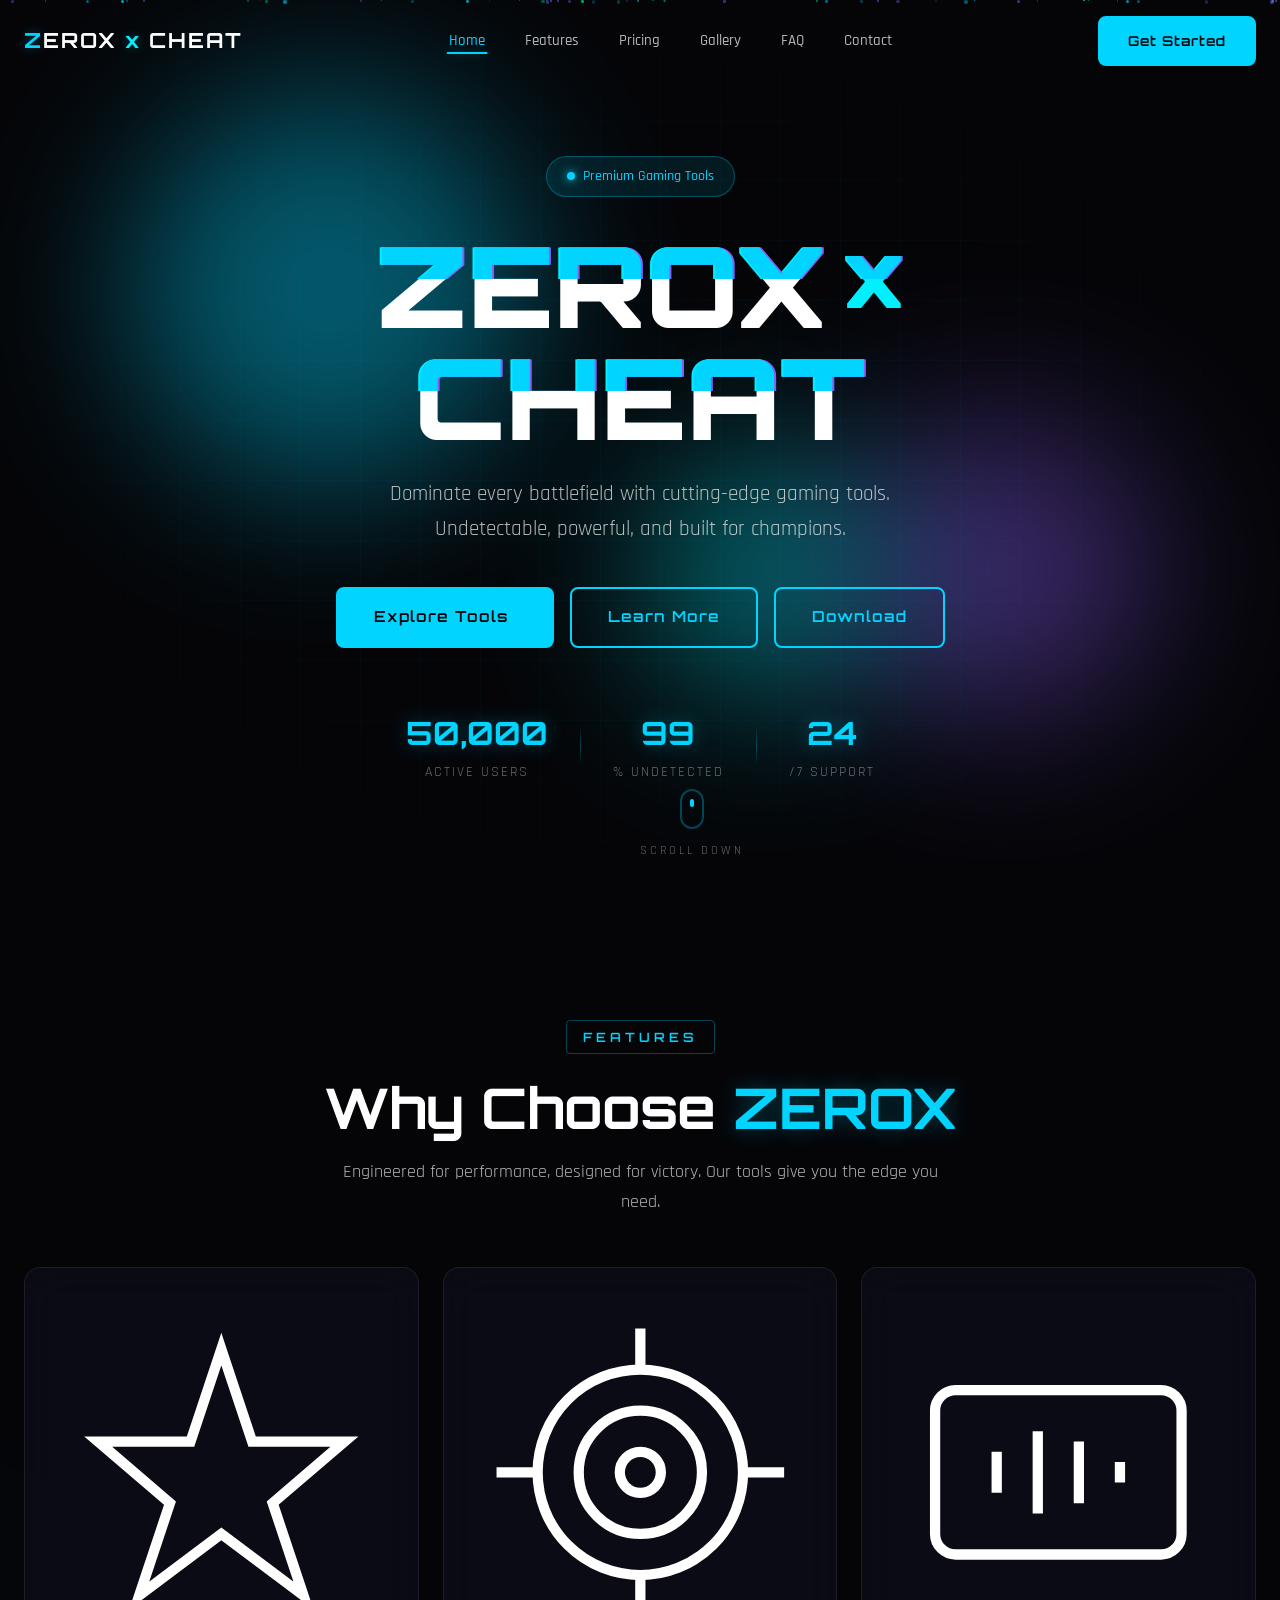
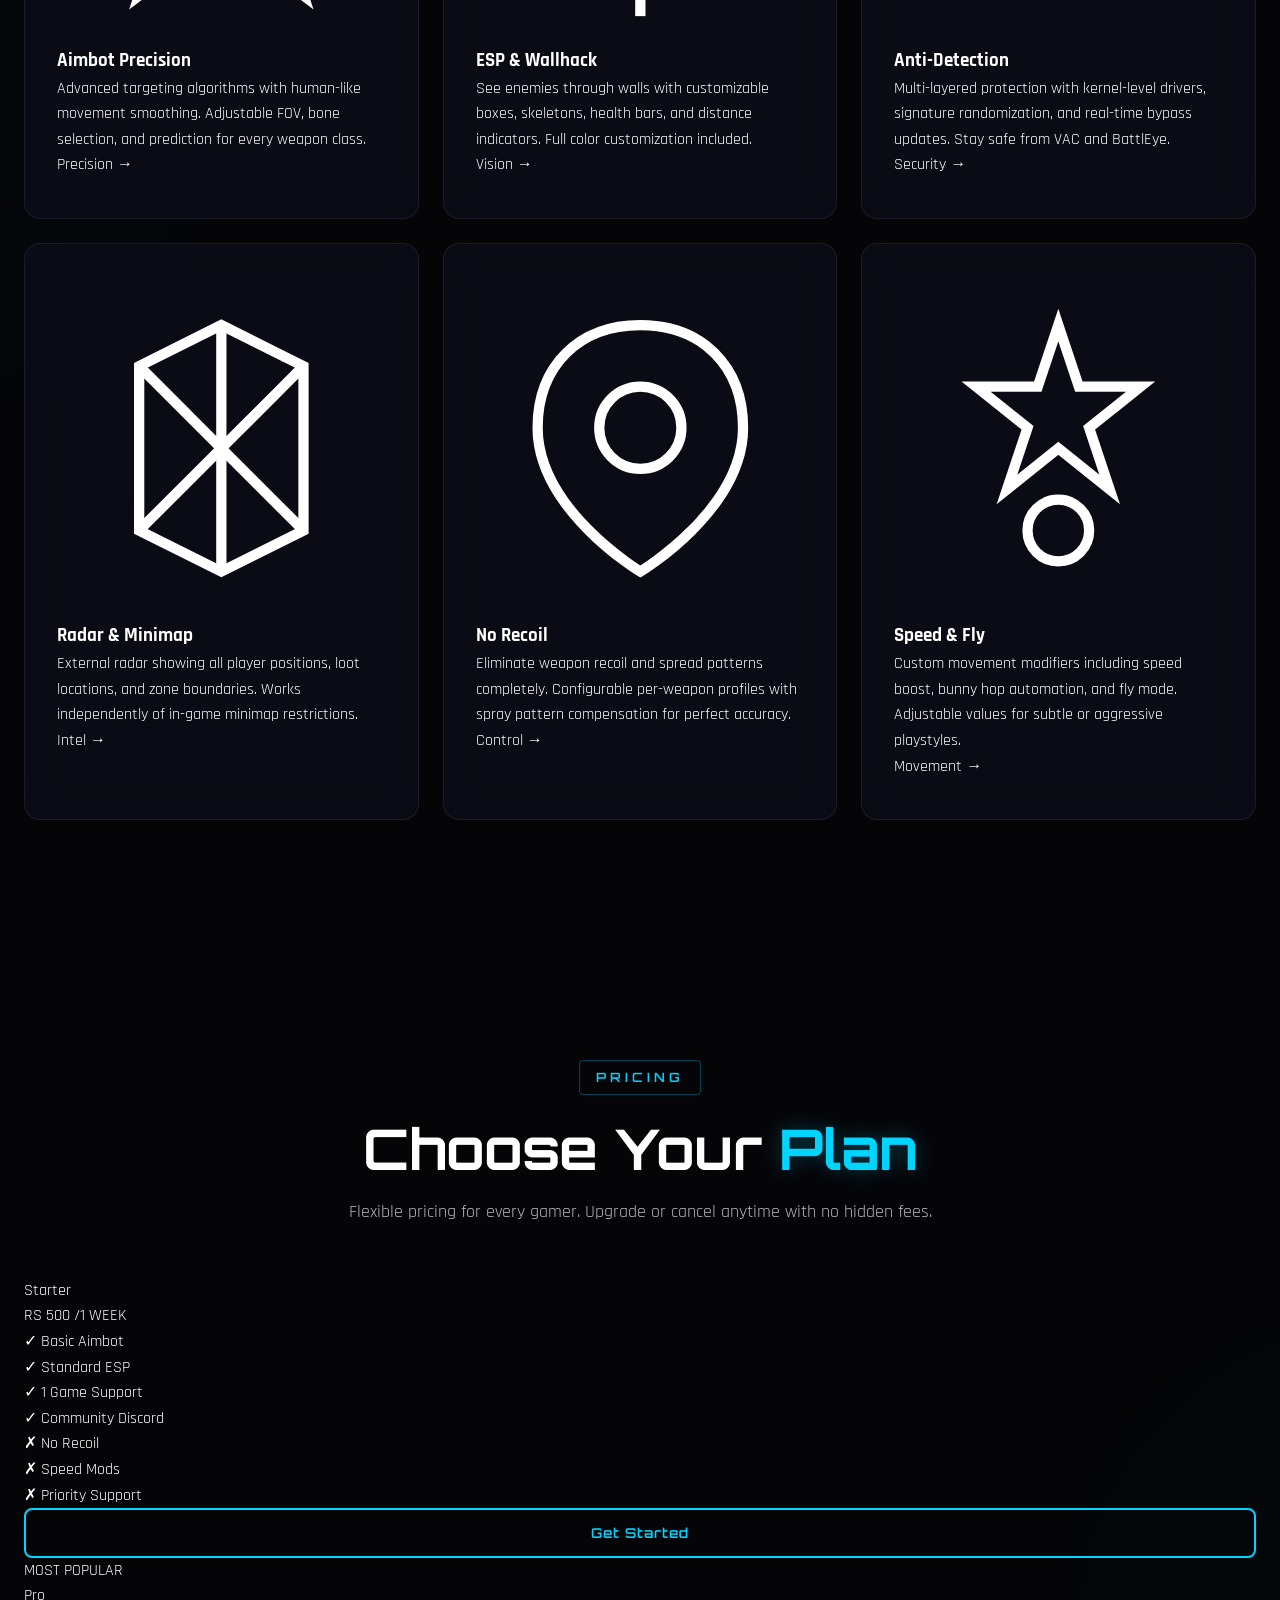
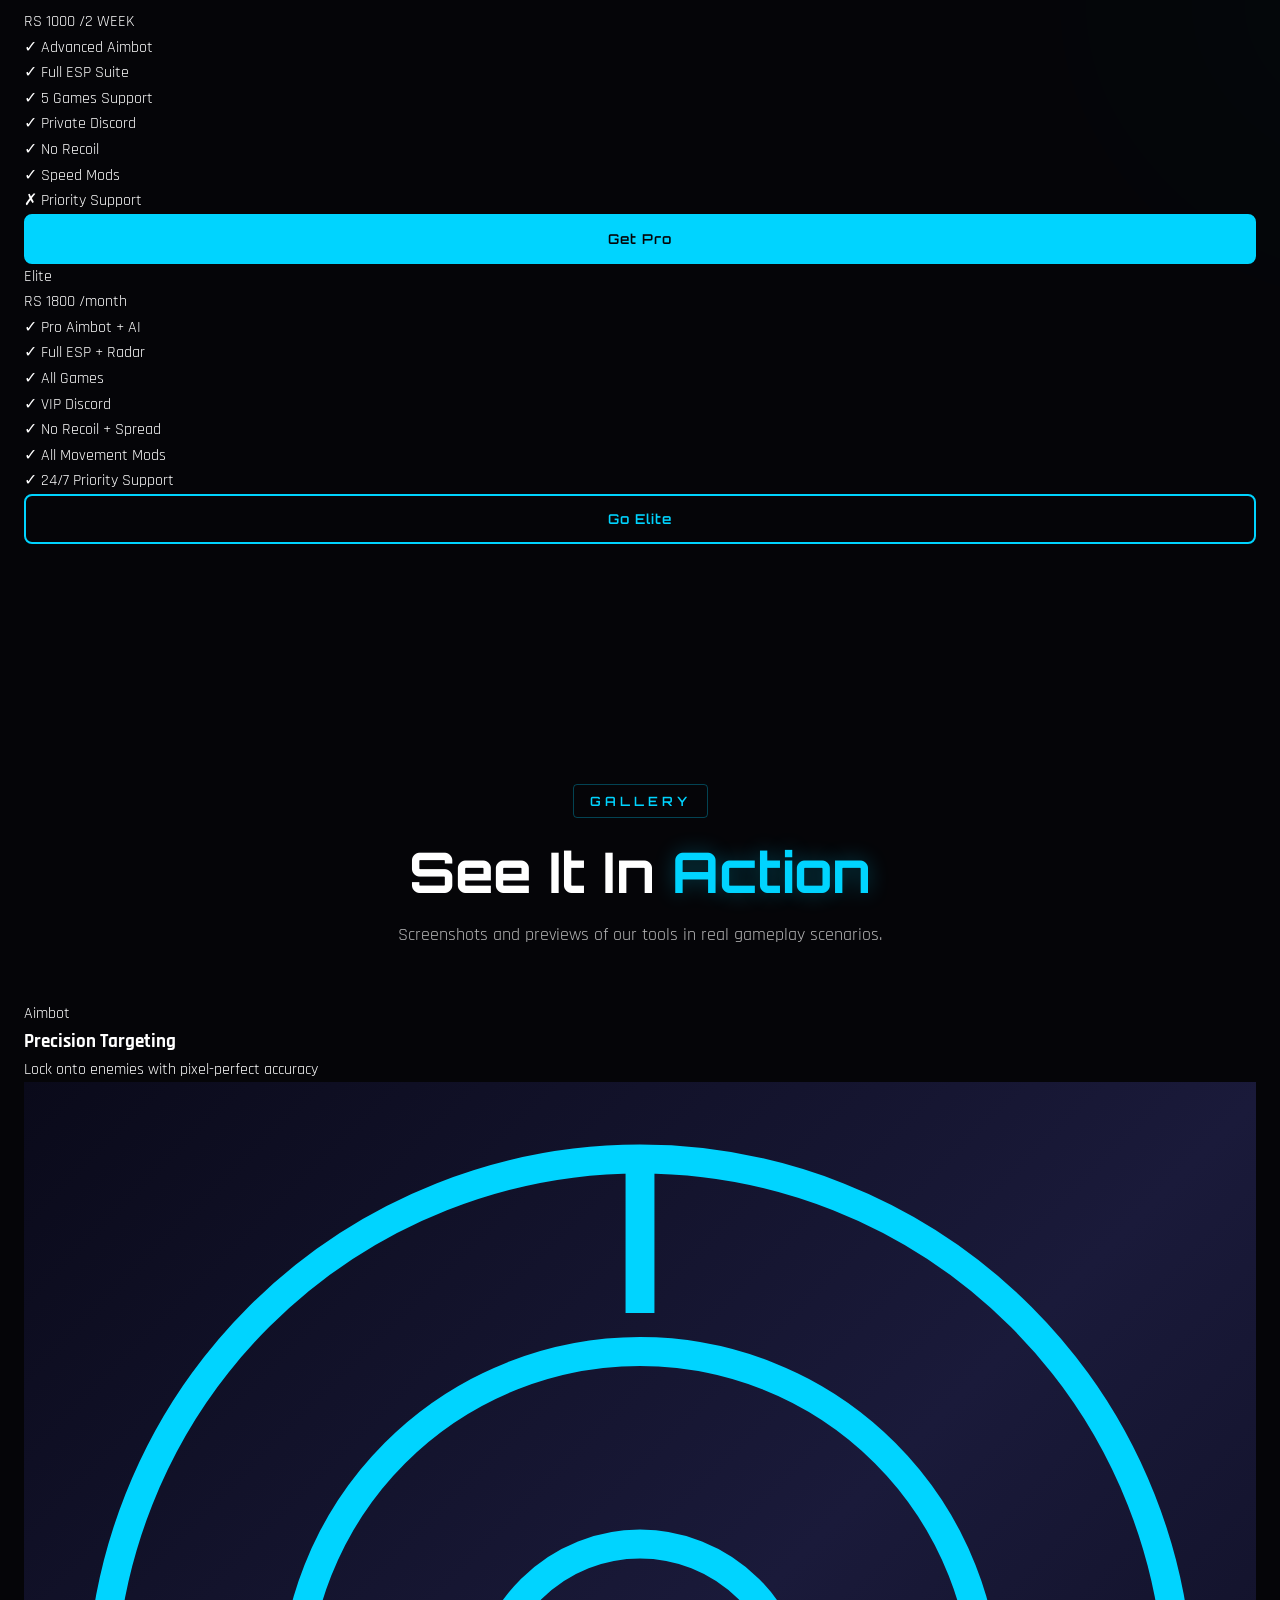
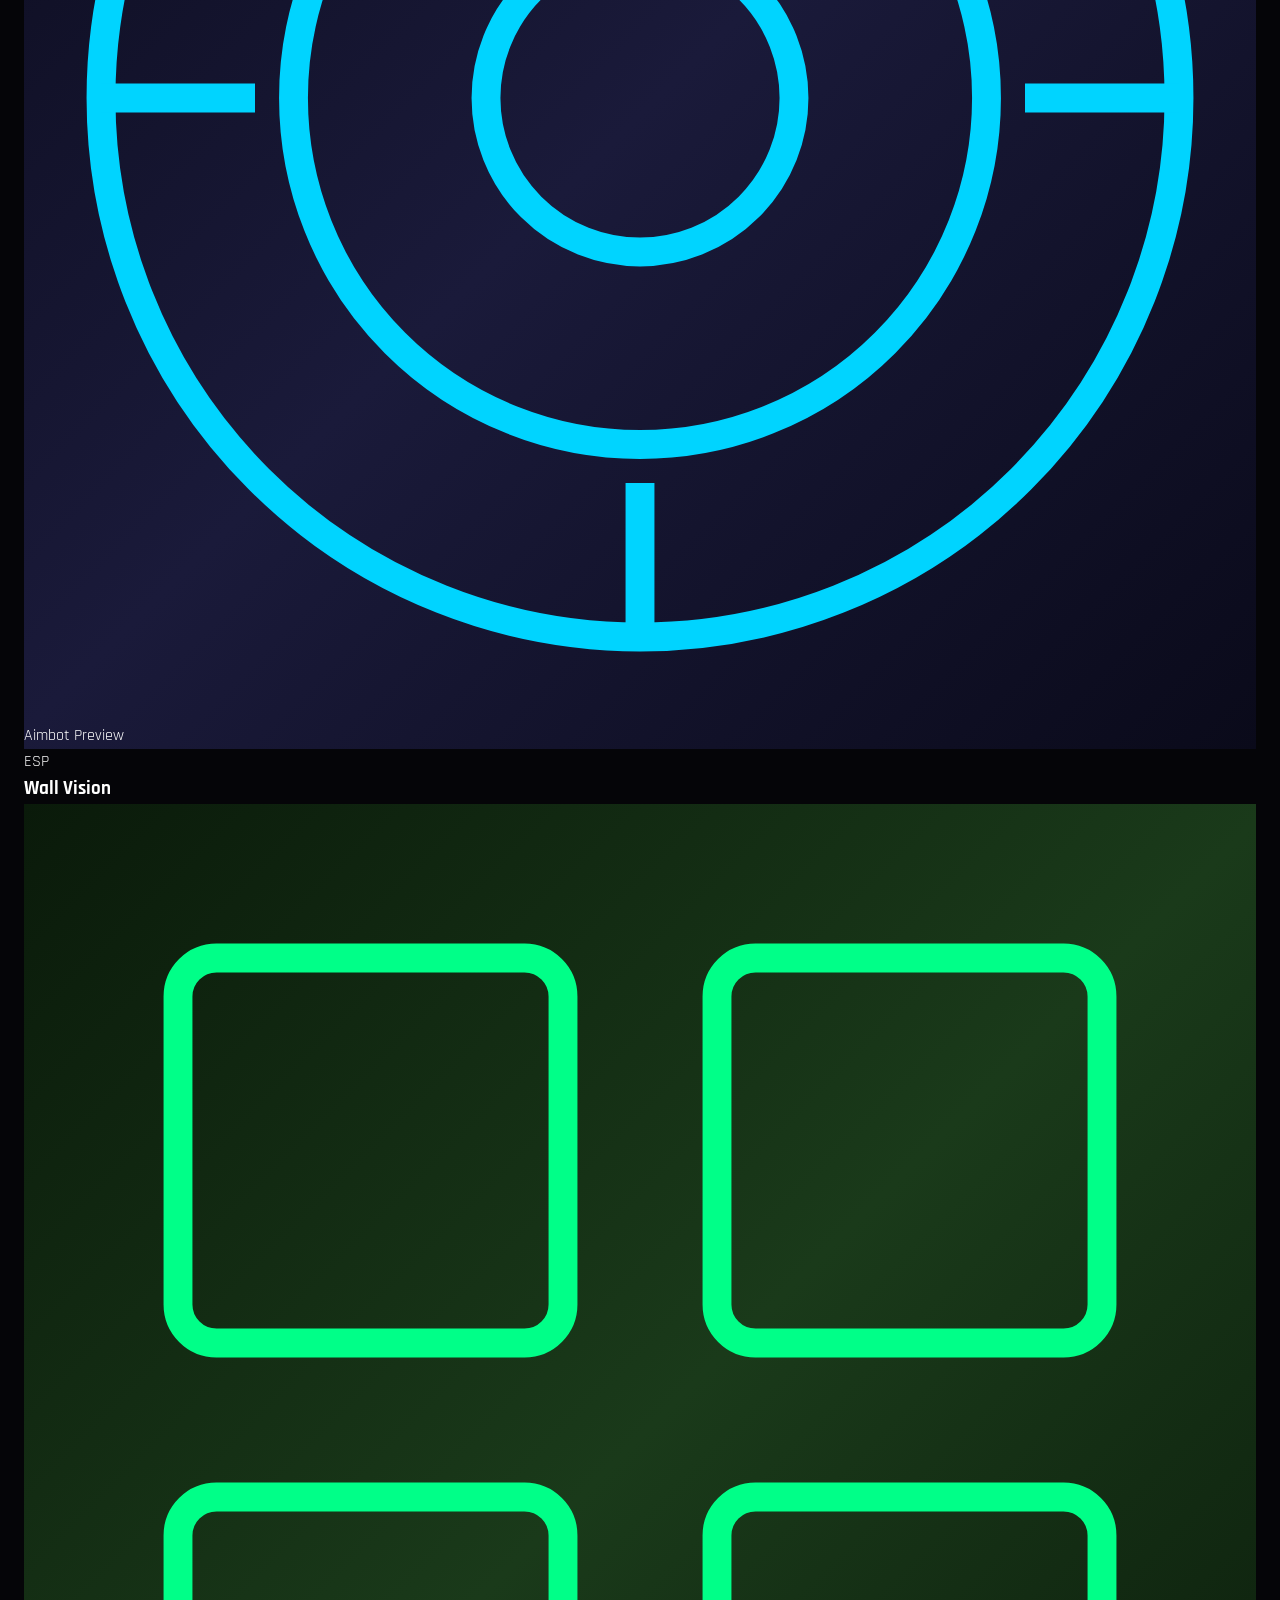
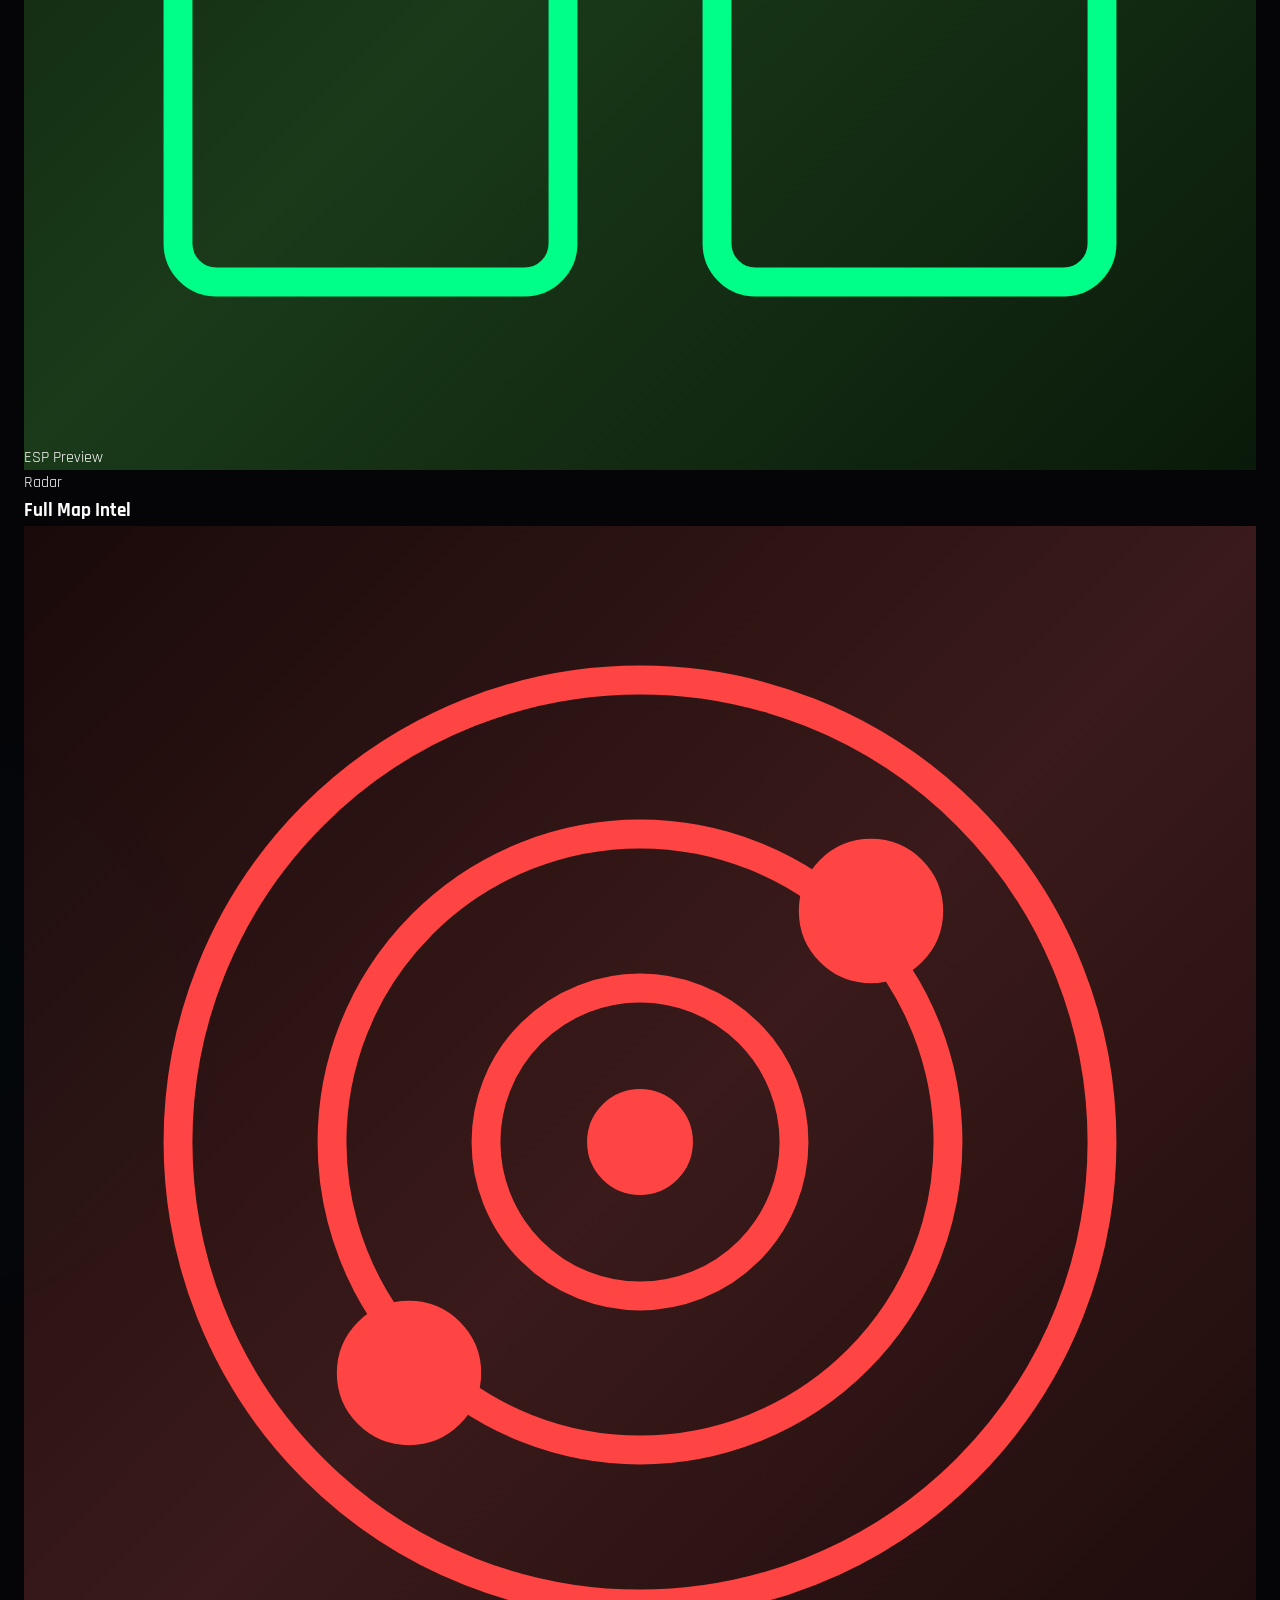
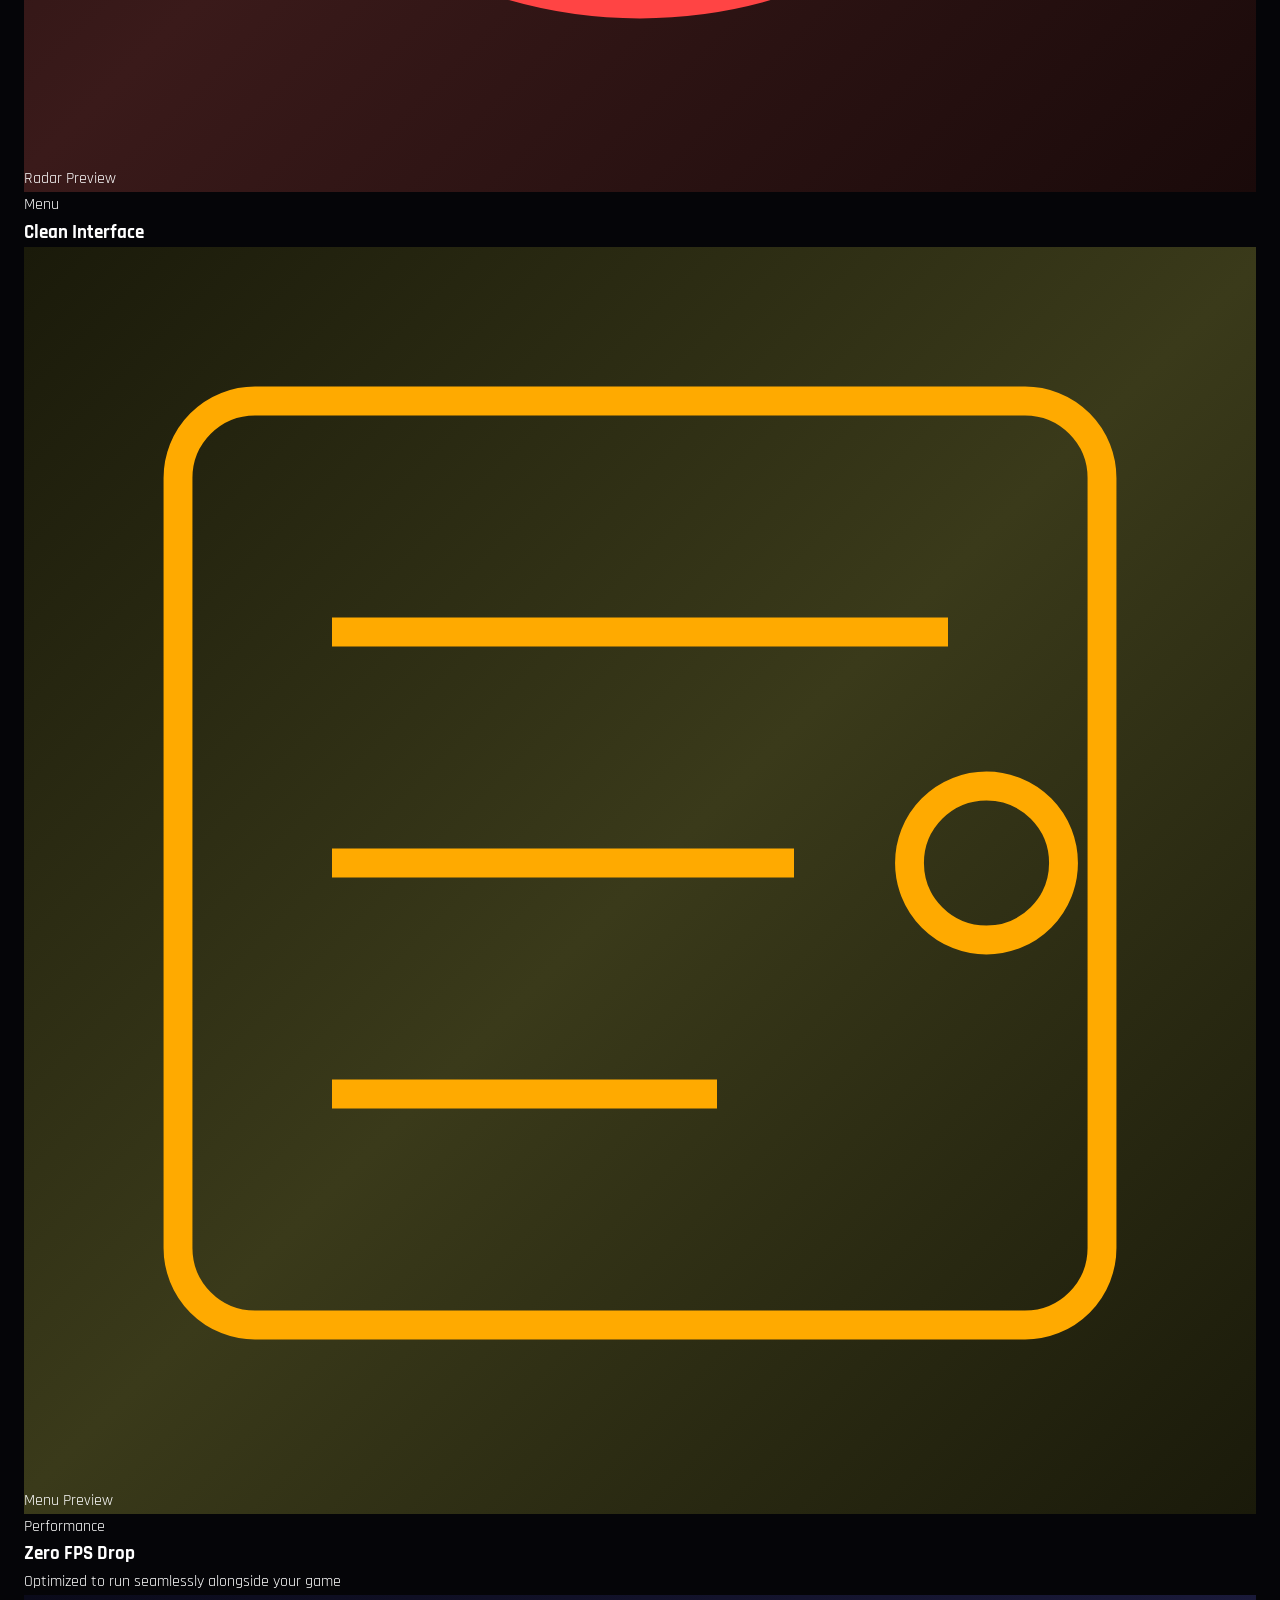
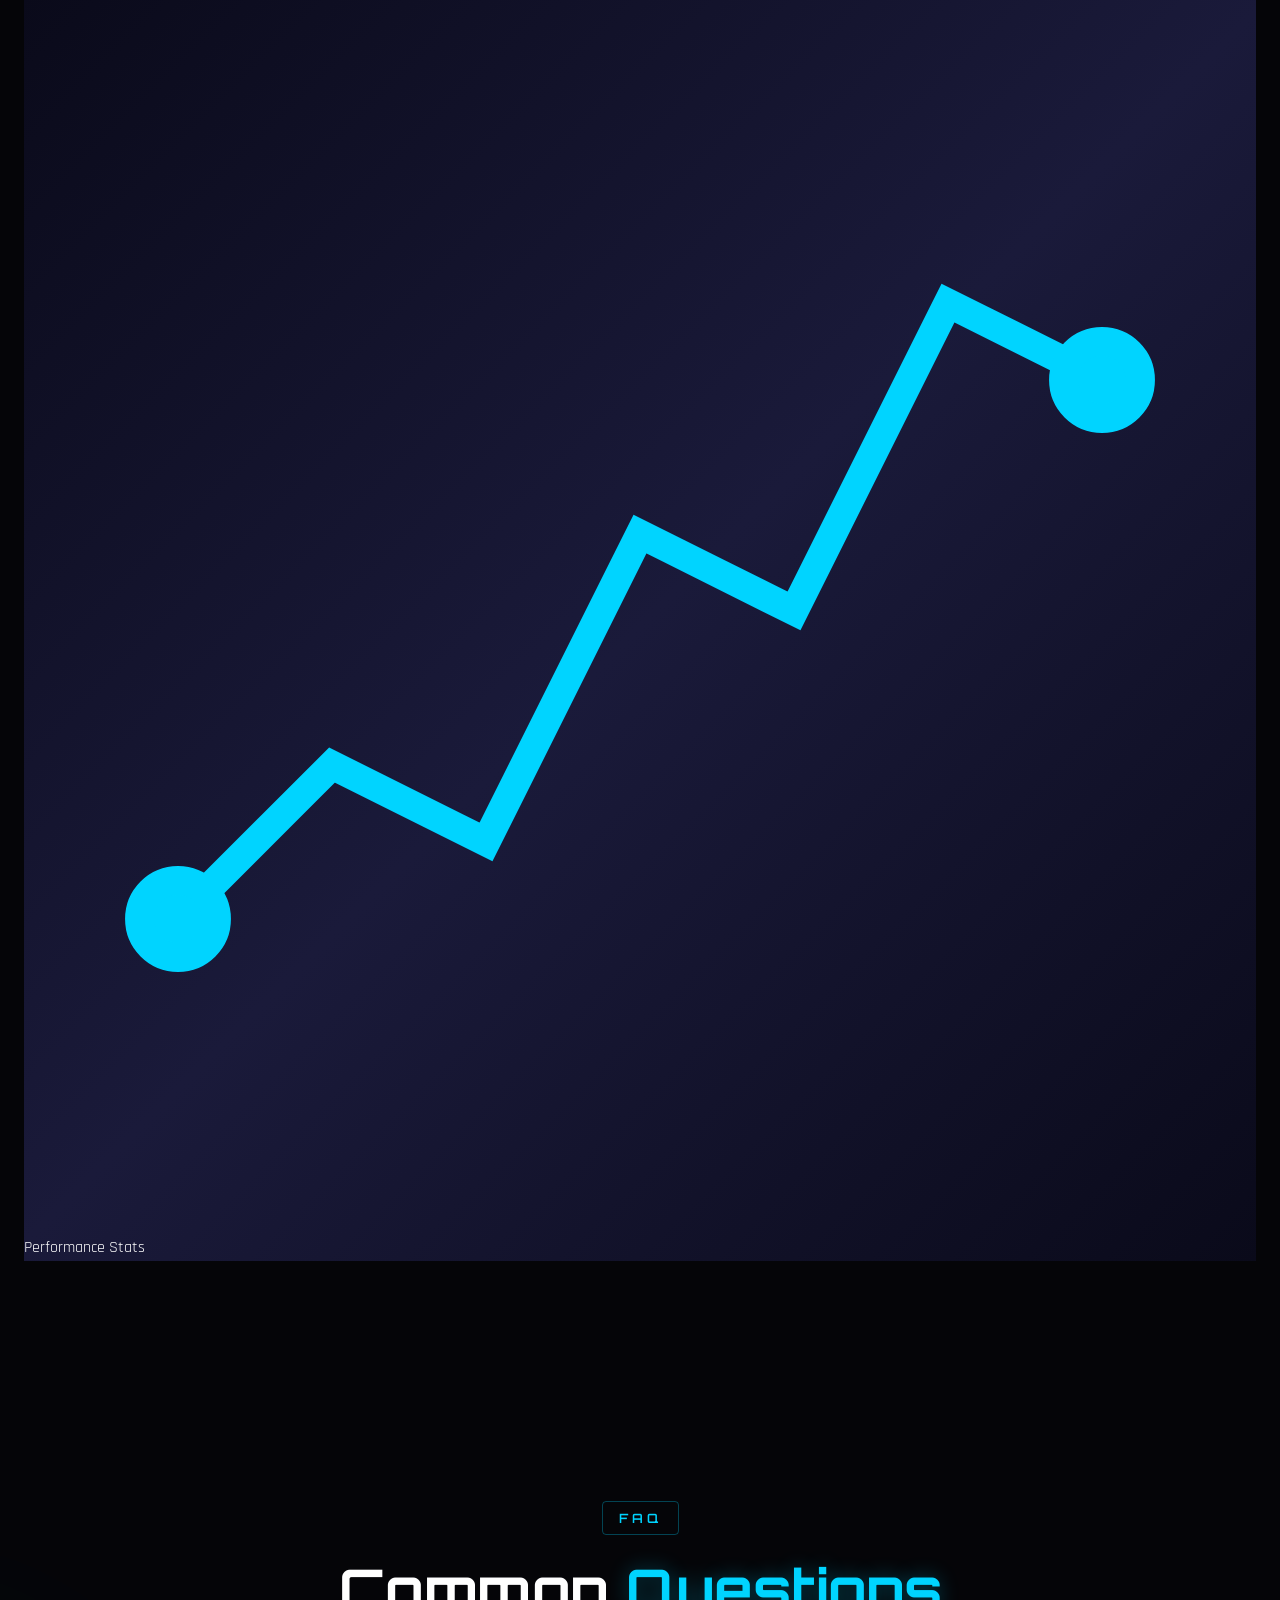
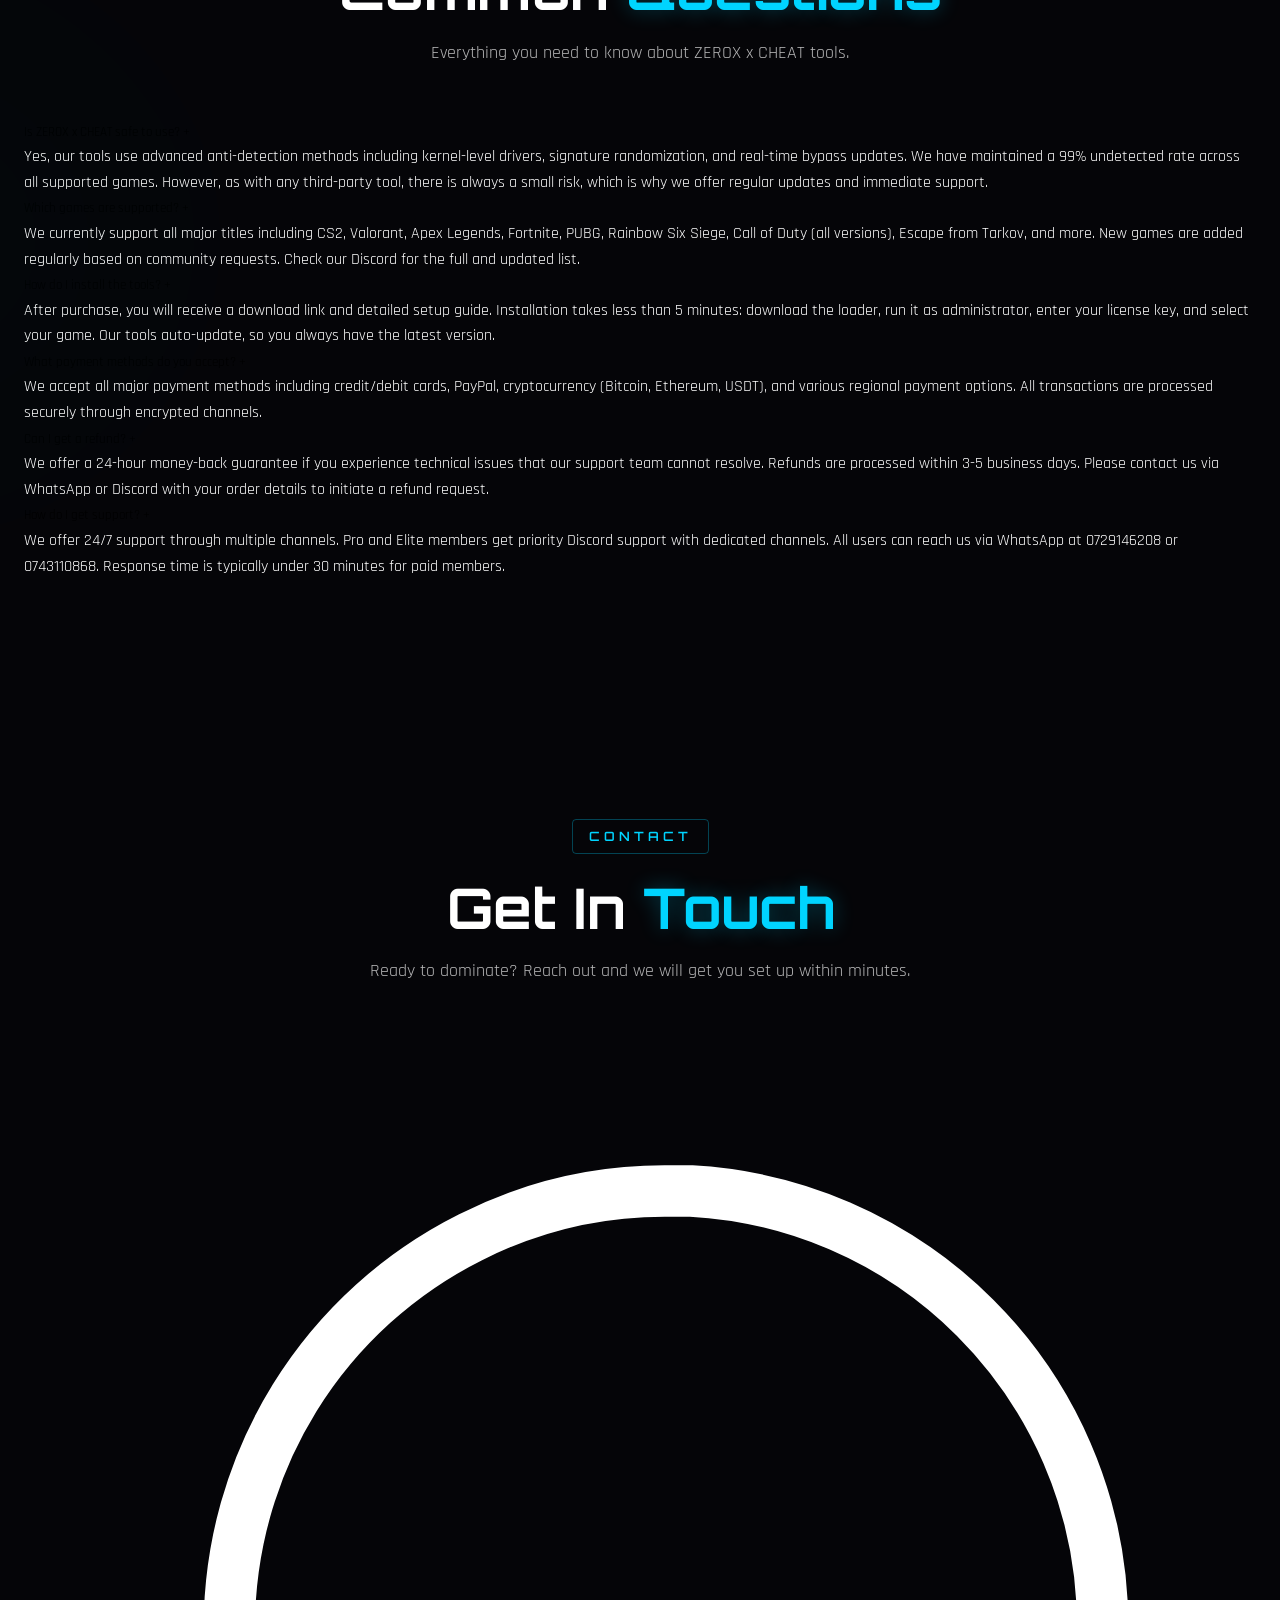
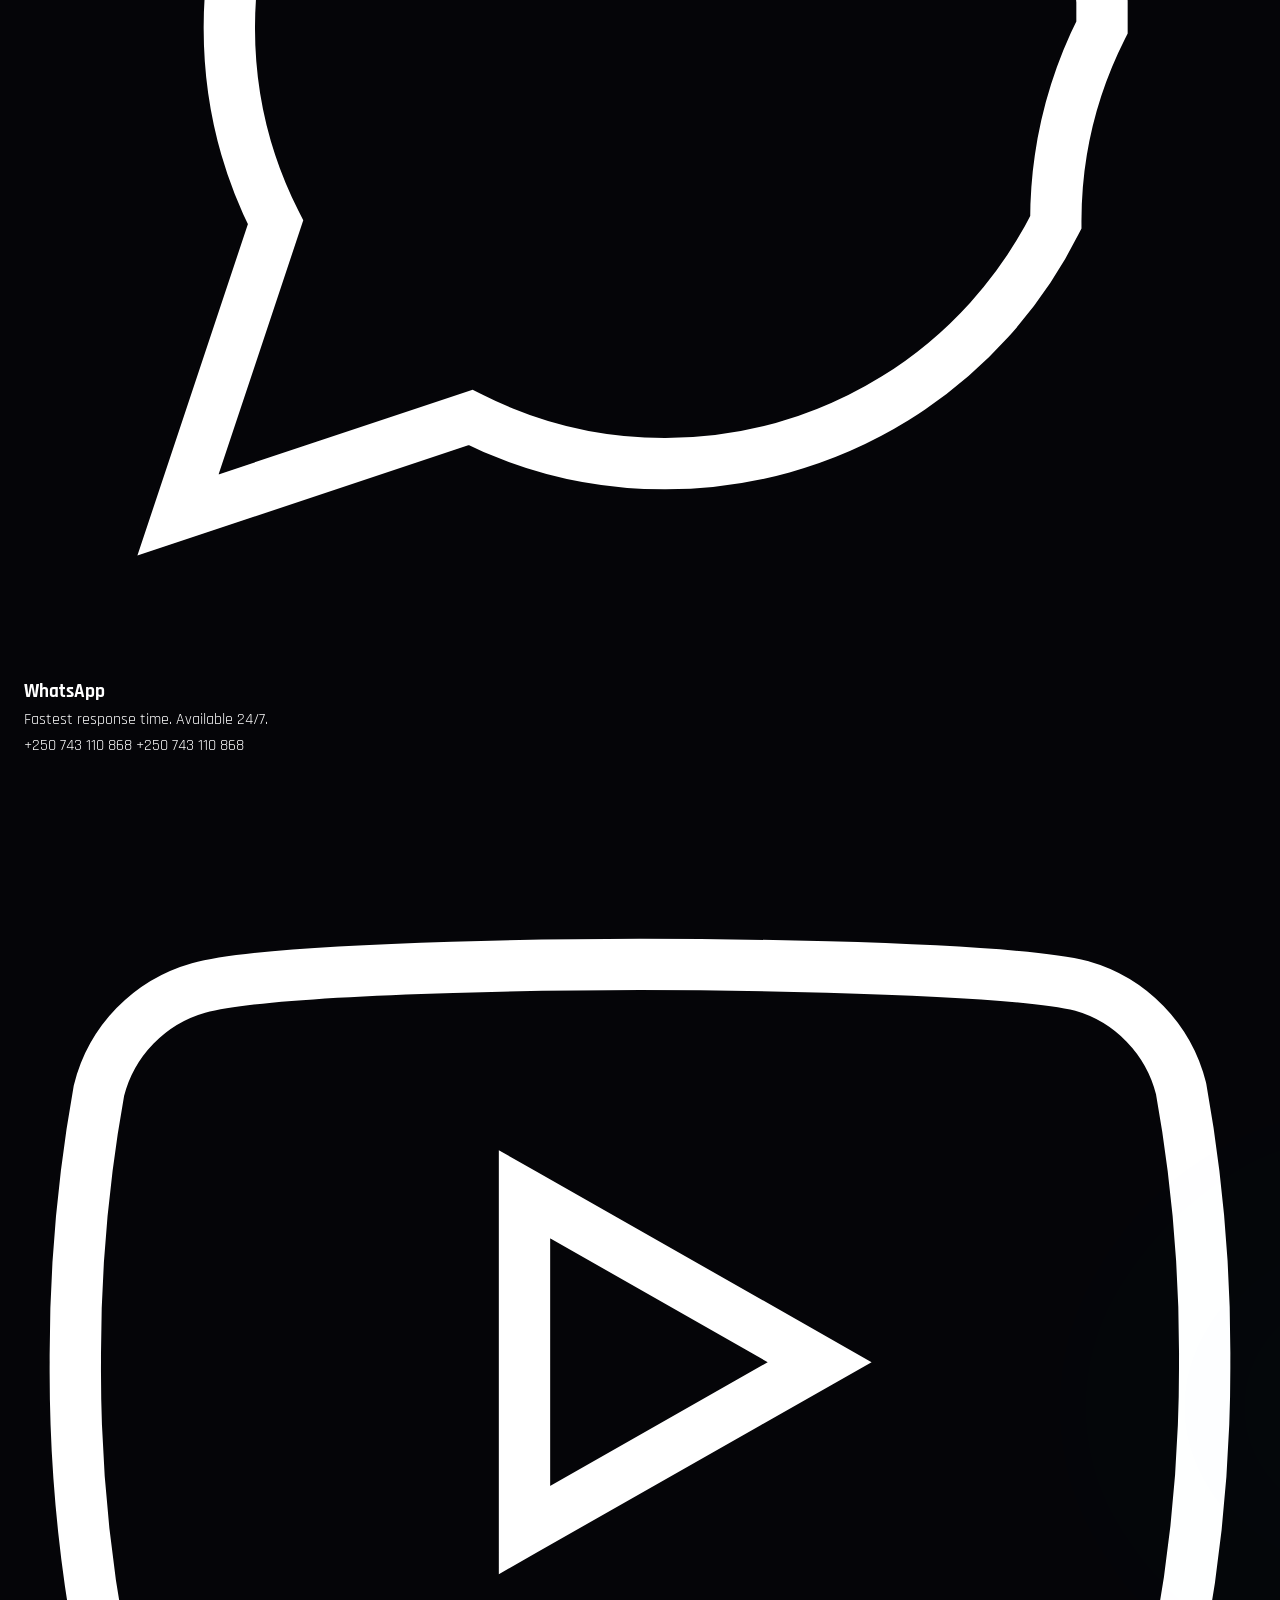
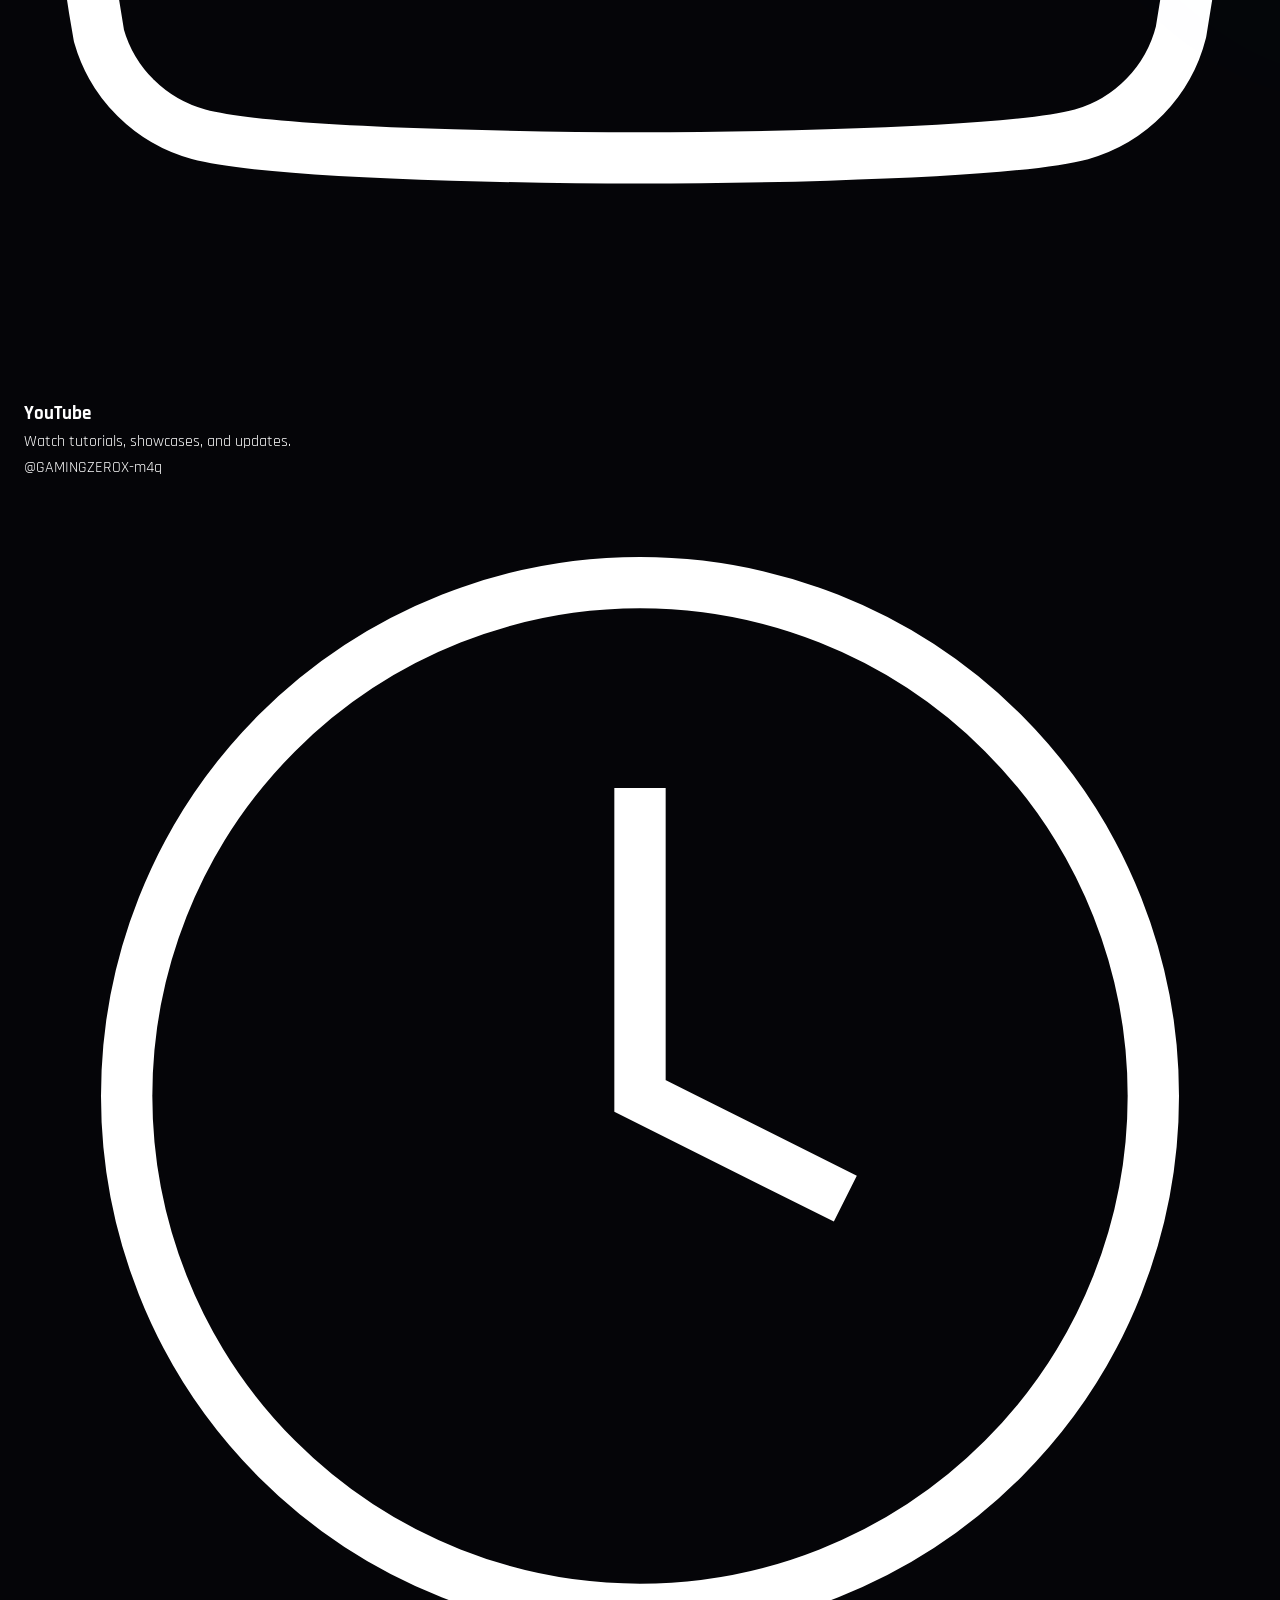
<file: index.html>
<!DOCTYPE html>
<html lang="en">
<head>
    <meta charset="UTF-8">
    <meta name="viewport" content="width=device-width, initial-scale=1.0">
    <title>ZEROX x CHEAT | Premium Gaming Tools</title>
    <link rel="stylesheet" href="style.css">
    <link rel="preconnect" href="https://fonts.googleapis.com">
    <link rel="preconnect" href="https://fonts.gstatic.com" crossorigin>
    <link href="https://fonts.googleapis.com/css2?family=Orbitron:wght@400;500;600;700;800;900&family=Rajdhani:wght@300;400;500;600;700&display=swap" rel="stylesheet">
</head>
<body>

    <!-- ============================
         LOADING SCREEN
    ============================ -->
    <div id="loading-screen">
        <div class="loader-container">
            <div class="loader-ring"></div>
            <div class="loader-ring"></div>
            <div class="loader-ring"></div>
            <div class="loader-text">ZEROX x CHEAT</div>
            <div class="loader-subtext">INITIALIZING...</div>
        </div>
    </div>

    <!-- ============================
         FIXED NAVIGATION
    ============================ -->
    <nav id="navbar">
        <div class="nav-container">
            <a href="#hero" class="nav-logo">
                <span class="logo-z">Z</span>EROX <span class="logo-x">x</span> CHEAT
            </a>
            
            <ul class="nav-links" id="nav-links">
                <li><a href="#hero" class="nav-link active">Home</a></li>
                <li><a href="#features" class="nav-link">Features</a></li>
                <li><a href="#pricing" class="nav-link">Pricing</a></li>
                <li><a href="#gallery" class="nav-link">Gallery</a></li>
                <li><a href="#faq" class="nav-link">FAQ</a></li>
                <li><a href="#contact" class="nav-link">Contact</a></li>
            </ul>

            <div class="nav-cta">
                <a href="#pricing" class="btn-neon">Get Started</a>
            </div>

            <button class="hamburger" id="hamburger" aria-label="Toggle menu">
                <span></span>
                <span></span>
                <span></span>
            </button>
        </div>
    </nav>

    <!-- Mobile Menu Overlay -->
    <div class="mobile-menu" id="mobile-menu">
        <ul class="nav-links" id="nav-links">
    <li><a href="#home" class="nav-link">Home</a></li>
    <li><a href="#features" class="nav-link">Features</a></li>
    <li><a href="#pricing" class="nav-link">Pricing</a></li>
    <li><a href="#gallery" class="nav-link">Gallery</a></li>
    <li><a href="#contact" class="nav-link">Contact</a></li>
    <li><a href="#download.html" class="nav-link">Download</a></li>
</ul>
        <a href="#pricing" class="btn-neon mobile-cta">Get Started</a>
    </div>

    <!-- ============================
         HERO SECTION
    ============================ -->
    <section id="hero" class="hero">
        <div class="hero-bg">
            <div class="grid-overlay"></div>
            <div class="particles" id="particles"></div>
            <div class="glow-orb orb-1"></div>
            <div class="glow-orb orb-2"></div>
            <div class="glow-orb orb-3"></div>
        </div>
        
        <div class="hero-content">
            <div class="hero-badge">
                <span class="badge-dot"></span>
                Premium Gaming Tools
            </div>
            
            <h1 class="hero-title">
                <span class="title-line" data-text="ZEROX">ZEROX</span>
                <span class="title-line title-x" data-text="x">x</span>
                <span class="title-line" data-text="CHEAT">CHEAT</span>
            </h1>
            
            <p class="hero-subtitle">
                Dominate every battlefield with cutting-edge gaming tools. 
                Undetectable, powerful, and built for champions.
            </p>
            
            <div class="hero-buttons">
                <a href="#pricing" class="btn-neon btn-large">
                    <span class="btn-text">Explore Tools</span>
                    <span class="btn-glow"></span>
                </a>
                <a href="#features" class="btn-outline btn-large">
                    <span class="btn-text">Learn More</span>
                </a>
            
            <a href="download.html" class="btn-outline btn-large">
    <span class="btn-text">Download</span>
     </a>
  </div>           <div class="hero-stats">
                <div class="stat-item">
                    <span class="stat-number" data-count="50000">0</span>
                    <span class="stat-label">Active Users</span>
                </div>
                <div class="stat-divider"></div>
                <div class="stat-item">
                    <span class="stat-number" data-count="99">0</span>
                    <span class="stat-label">% Undetected</span>
                </div>
                <div class="stat-divider"></div>
                <div class="stat-item">
                    <span class="stat-number" data-count="24">0</span>
                    <span class="stat-label">/7 Support</span>
                </div>
            </div>
        </div>
        
        <div class="scroll-indicator">
            <div class="scroll-mouse">
                <div class="scroll-wheel"></div>
            </div>
            <span>Scroll Down</span>
        </div>
    </section>

    <!-- ============================
         FEATURES SECTION
    ============================ -->
    <section id="features" class="features">
        <div class="section-bg">
            <div class="section-glow"></div>
        </div>
        
        <div class="container">
            <div class="section-header scroll-reveal">
                <span class="section-tag">Features</span>
                <h2 class="section-title">Why Choose <span class="text-neon">ZEROX</span></h2>
                <p class="section-desc">
                    Engineered for performance, designed for victory. Our tools give you the edge you need.
                </p>
            </div>
            
            <div class="features-grid">
                <div class="feature-card scroll-reveal" data-delay="0">
                    <div class="card-glow"></div>
                    <div class="card-icon">
                        <svg viewBox="0 0 64 64" fill="none" stroke="currentColor" stroke-width="2">
                            <path d="M32 8L38 26H56L42 38L48 56L32 44L16 56L22 38L8 26H26L32 8Z"/>
                        </svg>
                    </div>
                    <h3 class="card-title">Aimbot Precision</h3>
                    <p class="card-desc">
                        Advanced targeting algorithms with human-like movement smoothing. Adjustable FOV, bone selection, and prediction for every weapon class.
                    </p>
                    <div class="card-footer">
                        <span class="card-tag">Precision</span>
                        <span class="card-arrow">&rarr;</span>
                    </div>
                </div>
                
                <div class="feature-card scroll-reveal" data-delay="50">
                    <div class="card-glow"></div>
                    <div class="card-icon">
                        <svg viewBox="0 0 64 64" fill="none" stroke="currentColor" stroke-width="2">
                            <circle cx="32" cy="32" r="20"/>
                            <circle cx="32" cy="32" r="12"/>
                            <circle cx="32" cy="32" r="4"/>
                            <line x1="32" y1="4" x2="32" y2="12"/>
                            <line x1="32" y1="52" x2="32" y2="60"/>
                            <line x1="4" y1="32" x2="12" y2="32"/>
                            <line x1="52" y1="32" x2="60" y2="32"/>
                        </svg>
                    </div>
                    <h3 class="card-title">ESP & Wallhack</h3>
                    <p class="card-desc">
                        See enemies through walls with customizable boxes, skeletons, health bars, and distance indicators. Full color customization included.
                    </p>
                    <div class="card-footer">
                        <span class="card-tag">Vision</span>
                        <span class="card-arrow">&rarr;</span>
                    </div>
                </div>
                
                <div class="feature-card scroll-reveal" data-delay="200">
                    <div class="card-glow"></div>
                    <div class="card-icon">
                        <svg viewBox="0 0 64 64" fill="none" stroke="currentColor" stroke-width="2">
                            <rect x="8" y="16" width="48" height="32" rx="4"/>
                            <line x1="20" y1="28" x2="20" y2="36"/>
                            <line x1="28" y1="24" x2="28" y2="40"/>
                            <line x1="36" y1="26" x2="36" y2="38"/>
                            <line x1="44" y1="30" x2="44" y2="34"/>
                        </svg>
                    </div>
                    <h3 class="card-title">Anti-Detection</h3>
                    <p class="card-desc">
                        Multi-layered protection with kernel-level drivers, signature randomization, and real-time bypass updates. Stay safe from VAC and BattlEye.
                    </p>
                    <div class="card-footer">
                        <span class="card-tag">Security</span>
                        <span class="card-arrow">&rarr;</span>
                    </div>
                </div>
                
                <div class="feature-card scroll-reveal" data-delay="300">
                    <div class="card-glow"></div>
                    <div class="card-icon">
                        <svg viewBox="0 0 64 64" fill="none" stroke="currentColor" stroke-width="2">
                            <path d="M16 48V16L32 8L48 16V48L32 56L16 48Z"/>
                            <line x1="32" y1="8" x2="32" y2="56"/>
                            <line x1="16" y1="16" x2="48" y2="48"/>
                            <line x1="48" y1="16" x2="16" y2="48"/>
                        </svg>
                    </div>
                    <h3 class="card-title">Radar & Minimap</h3>
                    <p class="card-desc">
                        External radar showing all player positions, loot locations, and zone boundaries. Works independently of in-game minimap restrictions.
                    </p>
                    <div class="card-footer">
                        <span class="card-tag">Intel</span>
                        <span class="card-arrow">&rarr;</span>
                    </div>
                </div>
                
                <div class="feature-card scroll-reveal" data-delay="400">
                    <div class="card-glow"></div>
                    <div class="card-icon">
                        <svg viewBox="0 0 64 64" fill="none" stroke="currentColor" stroke-width="2">
                            <path d="M32 8C20 8 12 16 12 28C12 44 32 56 32 56C32 56 52 44 52 28C52 16 44 8 32 8Z"/>
                            <circle cx="32" cy="28" r="8"/>
                        </svg>
                    </div>
                    <h3 class="card-title">No Recoil</h3>
                    <p class="card-desc">
                        Eliminate weapon recoil and spread patterns completely. Configurable per-weapon profiles with spray pattern compensation for perfect accuracy.
                    </p>
                    <div class="card-footer">
                        <span class="card-tag">Control</span>
                        <span class="card-arrow">&rarr;</span>
                    </div>
                </div>
                
                <div class="feature-card scroll-reveal" data-delay="500">
                    <div class="card-glow"></div>
                    <div class="card-icon">
                        <svg viewBox="0 0 64 64" fill="none" stroke="currentColor" stroke-width="2">
                            <path d="M32 8L36 20H48L38 28L42 40L32 32L22 40L26 28L16 20H28L32 8Z"/>
                            <circle cx="32" cy="48" r="6"/>
                        </svg>
                    </div>
                    <h3 class="card-title">Speed & Fly</h3>
                    <p class="card-desc">
                        Custom movement modifiers including speed boost, bunny hop automation, and fly mode. Adjustable values for subtle or aggressive playstyles.
                    </p>
                    <div class="card-footer">
                        <span class="card-tag">Movement</span>
                        <span class="card-arrow">&rarr;</span>
                    </div>
                </div>
            </div>
        </div>
    </section>

    <!-- ============================
         PRICING SECTION
    ============================ -->
    <section id="pricing" class="pricing">
        <div class="section-bg">
            <div class="section-glow section-glow-right"></div>
        </div>
        
        <div class="container">
            <div class="section-header scroll-reveal">
                <span class="section-tag">Pricing</span>
                <h2 class="section-title">Choose Your <span class="text-neon">Plan</span></h2>
                <p class="section-desc">
                    Flexible pricing for every gamer. Upgrade or cancel anytime with no hidden fees.
                </p>
            </div>
            
            <div class="pricing-grid">
                <div class="pricing-card scroll-reveal" data-delay="0">
                    <div class="pricing-header">
                        <span class="pricing-badge">Starter</span>
                        <div class="pricing-price">
                            <span class="price-currency">RS</span>
                            <span class="price-amount">500</span>
                            <span class="price-period">/1 WEEK</span>
                        </div>
                    </div>
                    <ul class="pricing-features">
                        <li><span class="check-icon">&#10003;</span> Basic Aimbot</li>
                        <li><span class="check-icon">&#10003;</span> Standard ESP</li>
                        <li><span class="check-icon">&#10003;</span> 1 Game Support</li>
                        <li><span class="check-icon">&#10003;</span> Community Discord</li>
                        <li class="disabled"><span class="x-icon">&#10007;</span> No Recoil</li>
                        <li class="disabled"><span class="x-icon">&#10007;</span> Speed Mods</li>
                        <li class="disabled"><span class="x-icon">&#10007;</span> Priority Support</li>
                    </ul>
                    <a href="#contact" class="btn-outline btn-full">Get Started</a>
                </div>
                
                <div class="pricing-card pricing-popular scroll-reveal" data-delay="150">
                    <div class="popular-badge">MOST POPULAR</div>
                    <div class="pricing-header">
                        <span class="pricing-badge">Pro</span>
                        <div class="pricing-price">
                            <span class="price-currency">RS</span>
                            <span class="price-amount">1000</span>
                            <span class="price-period">/2 WEEK</span>
                        </div>
                    </div>
                    <ul class="pricing-features">
                        <li><span class="check-icon">&#10003;</span> Advanced Aimbot</li>
                        <li><span class="check-icon">&#10003;</span> Full ESP Suite</li>
                        <li><span class="check-icon">&#10003;</span> 5 Games Support</li>
                        <li><span class="check-icon">&#10003;</span> Private Discord</li>
                        <li><span class="check-icon">&#10003;</span> No Recoil</li>
                        <li><span class="check-icon">&#10003;</span> Speed Mods</li>
                        <li class="disabled"><span class="x-icon">&#10007;</span> Priority Support</li>
                    </ul>
                    <a href="#contact" class="btn-neon btn-full">Get Pro</a>
                </div>
                
                <div class="pricing-card scroll-reveal" data-delay="300">
                    <div class="pricing-header">
                        <span class="pricing-badge">Elite</span>
                        <div class="pricing-price">
                            <span class="price-currency">RS</span>
                            <span class="price-amount">1800</span>
                            <span class="price-period">/month</span>
                        </div>
                    </div>
                    <ul class="pricing-features">
                        <li><span class="check-icon">&#10003;</span> Pro Aimbot + AI</li>
                        <li><span class="check-icon">&#10003;</span> Full ESP + Radar</li>
                        <li><span class="check-icon">&#10003;</span> All Games</li>
                        <li><span class="check-icon">&#10003;</span> VIP Discord</li>
                        <li><span class="check-icon">&#10003;</span> No Recoil + Spread</li>
                        <li><span class="check-icon">&#10003;</span> All Movement Mods</li>
                        <li><span class="check-icon">&#10003;</span> 24/7 Priority Support</li>
                    </ul>
                    <a href="#contact" class="btn-outline btn-full">Go Elite</a>
                </div>
            </div>
        </div>
    </section>

    <!-- ============================
         GALLERY SECTION
    ============================ -->
    <section id="gallery" class="gallery">
        <div class="section-bg">
            <div class="section-glow section-glow-left"></div>
        </div>
        
        <div class="container">
            <div class="section-header scroll-reveal">
                <span class="section-tag">Gallery</span>
                <h2 class="section-title">See It In <span class="text-neon">Action</span></h2>
                <p class="section-desc">
                    Screenshots and previews of our tools in real gameplay scenarios.
                </p>
            </div>
            
            <div class="gallery-grid">
                <div class="gallery-item gallery-large scroll-reveal" data-delay="0">
                    <div class="gallery-overlay">
                        <div class="gallery-content">
                            <span class="gallery-tag">Aimbot</span>
                            <h3>Precision Targeting</h3>
                            <p>Lock onto enemies with pixel-perfect accuracy</p>
                        </div>
                    </div>
                    <div class="gallery-img" style="background: linear-gradient(135deg, #0a0a1a 0%, #1a1a3a 50%, #0a0a1a 100%);">
                        <div class="gallery-placeholder">
                            <svg viewBox="0 0 64 64" fill="none" stroke="#00d4ff" stroke-width="1.5">
                                <circle cx="32" cy="32" r="28"/>
                                <circle cx="32" cy="32" r="18"/>
                                <circle cx="32" cy="32" r="8"/>
                                <line x1="32" y1="4" x2="32" y2="12"/>
                                <line x1="32" y1="52" x2="32" y2="60"/>
                                <line x1="4" y1="32" x2="12" y2="32"/>
                                <line x1="52" y1="32" x2="60" y2="32"/>
                            </svg>
                            <span>Aimbot Preview</span>
                        </div>
                    </div>
                </div>
                
                <div class="gallery-item scroll-reveal" data-delay="50">
                    <div class="gallery-overlay">
                        <div class="gallery-content">
                            <span class="gallery-tag">ESP</span>
                            <h3>Wall Vision</h3>
                        </div>
                    </div>
                    <div class="gallery-img" style="background: linear-gradient(135deg, #0a1a0a 0%, #1a3a1a 50%, #0a1a0a 100%);">
                        <div class="gallery-placeholder">
                            <svg viewBox="0 0 64 64" fill="none" stroke="#00ff88" stroke-width="1.5">
                                <rect x="8" y="8" width="20" height="20" rx="2"/>
                                <rect x="36" y="8" width="20" height="20" rx="2"/>
                                <rect x="8" y="36" width="20" height="20" rx="2"/>
                                <rect x="36" y="36" width="20" height="20" rx="2"/>
                            </svg>
                            <span>ESP Preview</span>
                        </div>
                    </div>
                </div>
                
                <div class="gallery-item scroll-reveal" data-delay="50">
                    <div class="gallery-overlay">
                        <div class="gallery-content">
                            <span class="gallery-tag">Radar</span>
                            <h3>Full Map Intel</h3>
                        </div>
                    </div>
                    <div class="gallery-img" style="background: linear-gradient(135deg, #1a0a0a 0%, #3a1a1a 50%, #1a0a0a 100%);">
                        <div class="gallery-placeholder">
                            <svg viewBox="0 0 64 64" fill="none" stroke="#ff4444" stroke-width="1.5">
                                <circle cx="32" cy="32" r="24"/>
                                <circle cx="32" cy="32" r="16"/>
                                <circle cx="32" cy="32" r="8"/>
                                <circle cx="32" cy="32" r="2" fill="#ff4444"/>
                                <circle cx="44" cy="20" r="3" fill="#ff4444"/>
                                <circle cx="20" cy="44" r="3" fill="#ff4444"/>
                            </svg>
                            <span>Radar Preview</span>
                        </div>
                    </div>
                </div>
                
                <div class="gallery-item scroll-reveal" data-delay="300">
                    <div class="gallery-overlay">
                        <div class="gallery-content">
                            <span class="gallery-tag">Menu</span>
                            <h3>Clean Interface</h3>
                        </div>
                    </div>
                    <div class="gallery-img" style="background: linear-gradient(135deg, #1a1a0a 0%, #3a3a1a 50%, #1a1a0a 100%);">
                        <div class="gallery-placeholder">
                            <svg viewBox="0 0 64 64" fill="none" stroke="#ffaa00" stroke-width="1.5">
                                <rect x="8" y="8" width="48" height="48" rx="4"/>
                                <line x1="16" y1="20" x2="48" y2="20"/>
                                <line x1="16" y1="32" x2="40" y2="32"/>
                                <line x1="16" y1="44" x2="36" y2="44"/>
                                <circle cx="50" cy="32" r="4"/>
                            </svg>
                            <span>Menu Preview</span>
                        </div>
                    </div>
                </div>
                
                <div class="gallery-item gallery-wide scroll-reveal" data-delay="50">
                    <div class="gallery-overlay">
                        <div class="gallery-content">
                            <span class="gallery-tag">Performance</span>
                            <h3>Zero FPS Drop</h3>
                            <p>Optimized to run seamlessly alongside your game</p>
                        </div>
                    </div>
                    <div class="gallery-img" style="background: linear-gradient(135deg, #0a0a1a 0%, #1a1a3a 50%, #0a0a1a 100%);">
                        <div class="gallery-placeholder">
                            <svg viewBox="0 0 64 64" fill="none" stroke="#00d4ff" stroke-width="1.5">
                                <polyline points="8,48 16,40 24,44 32,28 40,32 48,16 56,20"/>
                                <circle cx="8" cy="48" r="2" fill="#00d4ff"/>
                                <circle cx="56" cy="20" r="2" fill="#00d4ff"/>
                            </svg>
                            <span>Performance Stats</span>
                        </div>
                    </div>
                </div>
            </div>
        </div>
    </section>

    <!-- ============================
         FAQ SECTION
    ============================ -->
    <section id="faq" class="faq">
        <div class="section-bg">
            <div class="section-glow"></div>
        </div>
        
        <div class="container">
            <div class="section-header scroll-reveal">
                <span class="section-tag">FAQ</span>
                <h2 class="section-title">Common <span class="text-neon">Questions</span></h2>
                <p class="section-desc">
                    Everything you need to know about ZEROX x CHEAT tools.
                </p>
            </div>
            
            <div class="faq-container">
                <div class="faq-item scroll-reveal" data-delay="0">
                    <button class="faq-question">
                        <span>Is ZEROX x CHEAT safe to use?</span>
                        <span class="faq-icon">+</span>
                    </button>
                    <div class="faq-answer">
                        <p>Yes, our tools use advanced anti-detection methods including kernel-level drivers, signature randomization, and real-time bypass updates. We have maintained a 99% undetected rate across all supported games. However, as with any third-party tool, there is always a small risk, which is why we offer regular updates and immediate support.</p>
                    </div>
                </div>
                
                <div class="faq-item scroll-reveal" data-delay="50">
                    <button class="faq-question">
                        <span>Which games are supported?</span>
                        <span class="faq-icon">+</span>
                    </button>
                    <div class="faq-answer">
                        <p>We currently support all major titles including CS2, Valorant, Apex Legends, Fortnite, PUBG, Rainbow Six Siege, Call of Duty (all versions), Escape from Tarkov, and more. New games are added regularly based on community requests. Check our Discord for the full and updated list.</p>
                    </div>
                </div>
                
                <div class="faq-item scroll-reveal" data-delay="200">
                    <button class="faq-question">
                        <span>How do I install the tools?</span>
                        <span class="faq-icon">+</span>
                    </button>
                    <div class="faq-answer">
                        <p>After purchase, you will receive a download link and detailed setup guide. Installation takes less than 5 minutes: download the loader, run it as administrator, enter your license key, and select your game. Our tools auto-update, so you always have the latest version.</p>
                    </div>
                </div>
                
                <div class="faq-item scroll-reveal" data-delay="300">
                    <button class="faq-question">
                        <span>What payment methods do you accept?</span>
                        <span class="faq-icon">+</span>
                    </button>
                    <div class="faq-answer">
                        <p>We accept all major payment methods including credit/debit cards, PayPal, cryptocurrency (Bitcoin, Ethereum, USDT), and various regional payment options. All transactions are processed securely through encrypted channels.</p>
                    </div>
                </div>
                
                <div class="faq-item scroll-reveal" data-delay="400">
                    <button class="faq-question">
                        <span>Can I get a refund?</span>
                        <span class="faq-icon">+</span>
                    </button>
                    <div class="faq-answer">
                        <p>We offer a 24-hour money-back guarantee if you experience technical issues that our support team cannot resolve. Refunds are processed within 3-5 business days. Please contact us via WhatsApp or Discord with your order details to initiate a refund request.</p>
                    </div>
                </div>
                
                <div class="faq-item scroll-reveal" data-delay="500">
                    <button class="faq-question">
                        <span>How do I get support?</span>
                        <span class="faq-icon">+</span>
                    </button>
                    <div class="faq-answer">
                        <p>We offer 24/7 support through multiple channels. Pro and Elite members get priority Discord support with dedicated channels. All users can reach us via WhatsApp at 0729146208 or 0743110868. Response time is typically under 30 minutes for paid members.</p>
                    </div>
                </div>
            </div>
        </div>
    </section>

    <!-- ============================
         CONTACT SECTION
    ============================ -->
    <section id="contact" class="contact">
        <div class="section-bg">
            <div class="section-glow section-glow-right"></div>
        </div>
        
        <div class="container">
            <div class="section-header scroll-reveal">
                <span class="section-tag">Contact</span>
                <h2 class="section-title">Get In <span class="text-neon">Touch</span></h2>
                <p class="section-desc">
                    Ready to dominate? Reach out and we will get you set up within minutes.
                </p>
            </div>
            
            <div class="contact-grid">
                <div class="contact-info scroll-reveal" data-delay="0">
                    <div class="contact-card">
                        <div class="contact-icon">
                            <svg viewBox="0 0 24 24" fill="none" stroke="currentColor" stroke-width="1">
                                <path d="M21 11.5a8.38 8.38 0 0 0-.9 3.8 8.5 8.5 0 0 1-7.6 4.7 8.38 8.38 0 0 1-3.8-.9L3 21l1.9-5.7a8.38 8.38 0 0 1-.9-3.8 8.5 8.5 0 0 1 4.7-7.6 8.38 8.38 0 0 1 3.8-.9h.5a8.48 8.48 0 0 1 8 8v.5z"/>
                            </svg>
                        </div>
                        <h3>WhatsApp</h3>
                        <p>Fastest response time. Available 24/7.</p>
                        <a href="https://wa.me/250729146208" target="_blank" class="contact-link">+250 743 110 868</a>
                        <a href="https://wa.me/250743110868" target="_blank" class="contact-link">+250 743 110 868</a>
                    </div>
                    
                    <div class="contact-card">
                        <div class="contact-icon">
                            <svg viewBox="0 0 24 24" fill="none" stroke="currentColor" stroke-width="1">
                                <path d="M22.54 6.42a2.78 2.78 0 0 0-1.94-2C18.88 4 12 4 12 4s-6.88 0-8.6.46a2.78 2.78 0 0 0-1.94 2A29 29 0 0 0 1 11.75a29 29 0 0 0 .46 5.33A2.78 2.78 0 0 0 3.4 19c1.72.46 8.6.46 8.6.46s6.88 0 8.6-.46a2.78 2.78 0 0 0 1.94-2 29 29 0 0 0 .46-5.25 29 29 0 0 0-.46-5.33z"/>
                                <polygon points="9.75 15.02 15.5 11.75 9.75 8.48 9.75 15.02"/>
                            </svg>
                        </div>
                        <h3>YouTube</h3>
                        <p>Watch tutorials, showcases, and updates.</p>
                        <a href="https://www.youtube.com/@GAMINGZEROX-m4q" target="_blank" class="contact-link">@GAMINGZEROX-m4q</a>
                    </div>
                    
                    <div class="contact-card">
                        <div class="contact-icon">
                            <svg viewBox="0 0 24 24" fill="none" stroke="currentColor" stroke-width="1">
                                <circle cx="12" cy="12" r="10"/>
                                <polyline points="12 6 12 12 16 14"/>
                            </svg>
                        </div>
                        <h3>Response Time</h3>
                        <p>We typically respond within 30 minutes.</p>
                        <span class="contact-link">24/7 Availability</span>
                    </div>
                </div>
                
                <div class="contact-form-wrapper scroll-reveal" data-delay="50">
                    <form class="contact-form" id="contact-form">
                        <div class="form-group">
                            <label for="name">Your Name</label>
                            <input type="text" id="name" name="name" placeholder="Enter your name" required>
                        </div>
                        <div class="form-group">
                            <label for="email">Email Address</label>
                            <input type="email" id="email" name="email" placeholder="Enter your email" required>
                        </div>
                        <div class="form-group">
                            <label for="plan">Interested Plan</label>
                            <select id="plan" name="plan">
                                <option value="">Select a plan</option>
                                <option value="starter">Starter - $9.99/mo</option>
                                <option value="pro">Pro - $24.99/mo</option>
                                <option value="elite">Elite - $49.99/mo</option>
                                <option value="custom">Custom Request</option>
                            </select>
                        </div>
                        <div class="form-group">
                            <label for="message">Message</label>
                            <textarea id="message" name="message" rows="4" placeholder="Tell us what you need..." required></textarea>
                        </div>
                        <button type="submit" class="btn-neon btn-full btn-submit">
                            <span class="btn-text">Send Message</span>
                            <span class="btn-glow"></span>
                        </button>
                    </form>
                </div>
            </div>
        </div>
    </section>

    <!-- ============================
         FOOTER
    ============================ -->
    <footer class="footer">
        <div class="footer-bg">
            <div class="footer-grid"></div>
        </div>
        
        <div class="container">
            <div class="footer-content">
                <div class="footer-brand">
                    <a href="#hero" class="footer-logo">
                        <span class="logo-z">Z</span>EROX <span class="logo-x">x</span> CHEAT
                    </a>
                    <p class="footer-desc">
                        Premium gaming tools for the elite. Dominate every match with cutting-edge technology and unmatched support.
                    </p>
                    <div class="footer-social">
                        <a href="https://wa.me/250743110868" target="_blank" class="social-link" aria-label="WhatsApp">
                            <svg viewBox="0 0 24 24" fill="currentColor">
                                <path d="M17.472 14.382c-.297-.149-1.758-.867-2.03-.967-.273-.099-.471-.148-.67.15-.197.297-.767.966-.94 1.164-.173.199-.347.223-.644.075-.297-.15-1.255-.463-2.39-1.475-.883-.788-1.48-1.761-1.653-2.059-.173-.297-.018-.458.13-.606.134-.133.298-.347.446-.52.149-.174.198-.298.298-.497.099-.198.05-.371-.025-.52-.075-.149-.669-1.612-.916-2.207-.242-.579-.487-.5-.669-.51-.173-.008-.371-.01-.57-.01-.198 0-.52.074-.792.372-.272.297-1.04 1.016-1.04 2.479 0 1.462 1.065 2.875 1.213 3.074.149.198 2.096 3.2 5.077 4.487.709.306 1.262.489 1.694.625.712.227 1.36.195 1.871.118.571-.085 1.758-.719 2.006-1.413.248-.694.248-1.289.173-1.413-.074-.124-.272-.198-.57-.347m-5.421 7.403h-.004a9.87 9.87 0 01-5.031-1.378l-.361-.214-3.741.982.998-3.648-.235-.374a9.86 9.86 0 01-1.51-5.26c.001-5.45 4.436-9.884 9.888-9.884 2.64 0 5.122 1.03 6.988 2.898a9.825 9.825 0 012.893 6.994c-.003 5.45-4.437 9.884-9.885 9.884m8.413-18.297A11.815 11.815 0 0012.05 0C5.495 0 .16 5.335.157 11.892c0 2.096.547 4.142 1.588 5.945L.057 24l6.305-1.654a11.882 11.882 0 005.683 1.448h.005c6.554 0 11.89-5.335 11.893-11.893a11.821 11.821 0 00-3.48-8.413z"/>
                            </svg>
                        </a>
                        <a href="https://www.youtube.com/@GAMINGZEROX-m4q" target="_blank" class="social-link" aria-label="YouTube">
                            <svg viewBox="0 0 24 24" fill="currentColor">
                                <path d="M23.498 6.186a3.016 3.016 0 0 0-2.122-2.136C19.505 3.545 12 3.545 12 3.545s-7.505 0-9.377.505A3.017 3.017 0 0 0 .502 6.186C0 8.07 0 12 0 12s0 3.93.502 5.814a3.016 3.016 0 0 0 2.122 2.136c1.871.505 9.376.505 9.376.505s7.505 0 9.377-.505a3.015 3.015 0 0 0 2.122-2.136C24 15.93 24 12 24 12s0-3.93-.502-5.814zM9.545 15.568V8.432L15.818 12l-6.273 3.568z"/>
                            </svg>
                        </a>
                        <a href="#" class="social-link" aria-label="Discord">
                            <svg viewBox="0 0 24 24" fill="currentColor">
                                <path d="M20.317 4.37a19.791 19.791 0 0 0-4.885-1.515.074.074 0 0 0-.079.037c-.21.375-.444.864-.608 1.25a18.27 18.27 0 0 0-5.487 0 12.64 12.64 0 0 0-.617-1.25.077.077 0 0 0-.079-.037A19.736 19.736 0 0 0 3.677 4.37a.07.07 0 0 0-.032.027C.533 9.046-.32 13.58.099 18.057a.082.082 0 0 0 .031.057 19.9 19.9 0 0 0 5.993 3.03.078.078 0 0 0 .084-.028 14.09 14.09 0 0 0 1.226-1.994.076.076 0 0 0-.041-.106 13.107 13.107 0 0 1-1.872-.892.077.077 0 0 1-.008-.128 10.2 10.2 0 0 0 .372-.292.074.074 0 0 1 .077-.01c3.928 1.793 8.18 1.793 12.062 0a.074.074 0 0 1 .078.01c.12.098.246.198.373.292a.077.077 0 0 1-.006.127 12.299 12.299 0 0 1-1.873.892.077.077 0 0 0-.041.107c.36.698.772 1.362 1.225 1.993a.076.076 0 0 0 .084.028 19.839 19.839 0 0 0 6.002-3.03.077.077 0 0 0 .032-.054c.5-5.177-.838-9.674-3.549-13.66a.061.061 0 0 0-.031-.03zM8.02 15.33c-1.183 0-2.157-1.085-2.157-2.419 0-1.333.956-2.419 2.157-2.419 1.21 0 2.176 1.096 2.157 2.42 0 1.333-.956 2.418-2.157 2.418zm7.975 0c-1.183 0-2.157-1.085-2.157-2.419 0-1.333.955-2.419 2.157-2.419 1.21 0 2.176 1.096 2.157 2.42 0 1.333-.946 2.418-2.157 2.418z"/>
                            </svg>
                        </a>
                        <a href="#" class="social-link" aria-label="Telegram">
                            <svg viewBox="0 0 24 24" fill="currentColor">
                                <path d="M11.944 0A12 12 0 0 0 0 12a12 12 0 0 0 12 12 12 12 0 0 0 12-12A12 12 0 0 0 12 0a12 12 0 0 0-.056 0zm4.962 7.224c.1-.002.321.023.465.14a.506.506 0 0 1 .171.325c.016.093.036.306.02.472-.18 1.898-.962 6.502-1.36 8.627-.168.9-.499 1.201-.82 1.23-.696.065-1.225-.46-1.9-.902-1.056-.693-1.653-1.124-2.678-1.8-1.185-.78-.417-1.21.258-1.91.177-.184 3.247-2.977 3.307-3.23.007-.032.014-.15-.056-.212s-.174-.041-.249-.024c-.106.024-1.793 1.14-5.061 3.345-.479.33-.913.49-1.302.48-.428-.008-1.252-.241-1.865-.44-.752-.245-1.349-.374-1.297-.789.027-.216.325-.437.893-.663 3.498-1.524 5.83-2.529 6.998-3.014 3.332-1.386 4.025-1.627 4.476-1.635z"/>
                            </svg>
                        </a>
                    </div>
                </div>
                
                <div class="footer-links">
                    <div class="footer-col">
                        <h4>Quick Links</h4>
                        <ul>
                            <li><a href="#hero">Home</a></li>
                            <li><a href="#features">Features</a></li>
                            <li><a href="#pricing">Pricing</a></li>
                            <li><a href="#gallery">Gallery</a></li>
                        </ul>
                    </div>
                    <div class="footer-col">
                        <h4>Support</h4>
                        <ul>
                            <li><a href="#faq">FAQ</a></li>
                            <li><a href="#contact">Contact</a></li>
                            <li><a href="#">Discord Server</a></li>
                            <li><a href="#">Status Page</a></li>
                        </ul>
                    </div>
                    <div class="footer-col">
                        <h4>Legal</h4>
                        <ul>
                            <li><a href="#">Terms of Service</a></li>
                            <li><a href="#">Privacy Policy</a></li>
                            <li><a href="#">Refund Policy</a></li>
                        </ul>
                    </div>
                </div>
            </div>
            
            <div class="footer-bottom">
                <p>&copy; 2026 ZEROX x CHEAT. All rights reserved.</p>
                <p class="footer-credit">Built for champions, by champions.</p>
            </div>
        </div>
    </footer>

    <!-- ============================
         BACK TO TOP BUTTON
    ============================ -->
    <button id="back-to-top" class="back-to-top" aria-label="Back to top">
        <svg viewBox="0 0 24 24" fill="none" stroke="currentColor" stroke-width="2.5">
            <polyline points="18 15 12 9 6 15"/>
        </svg>
    </button>

    <script src="script.js"></script>
</body>
</html>
</file>
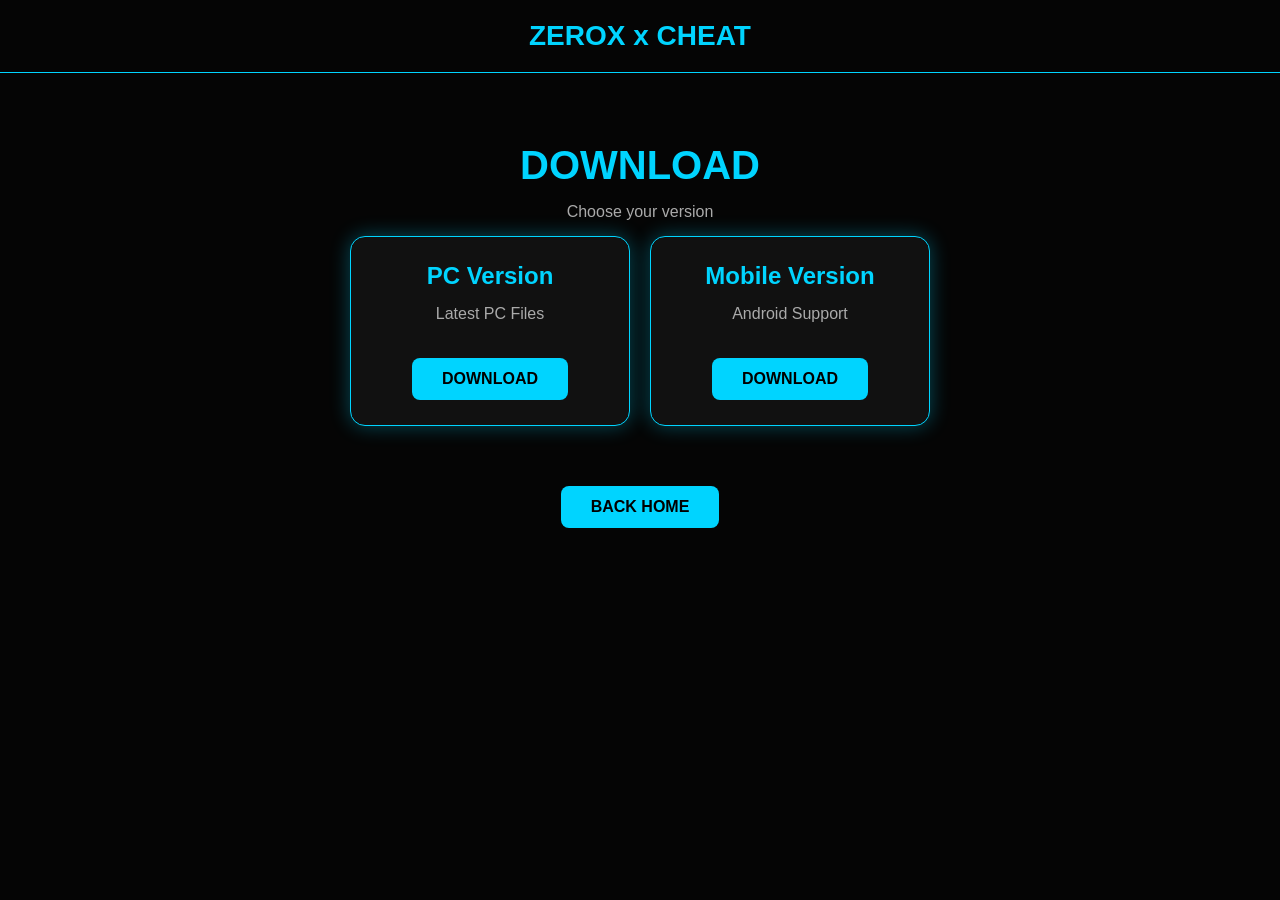
<file: download.html>
<!DOCTYPE html>
<html lang="en">
<head>
<meta charset="UTF-8">
<meta name="viewport" content="width=device-width, initial-scale=1.0">

<title>ZEROX x CHEAT | Download</title>

<style>
*{
    margin:0;
    padding:0;
    box-sizing:border-box;
    font-family:Arial,sans-serif;
}

body{
    background:#050505;
    color:white;
    min-height:100vh;
}

.nav{
    padding:20px;
    text-align:center;
    border-bottom:1px solid #00d4ff;
}

.logo{
    font-size:28px;
    font-weight:bold;
    color:#00d4ff;
}

.container{
    max-width:900px;
    margin:50px auto;
    padding:20px;
    text-align:center;
}

h1{
    font-size:40px;
    color:#00d4ff;
}

p{
    color:#aaa;
    margin:15px;
}

.download-box{
    display:flex;
    gap:20px;
    justify-content:center;
    flex-wrap:wrap;
}

.card{
    width:280px;
    padding:25px;
    background:#111;
    border:1px solid #00d4ff;
    border-radius:15px;
    box-shadow:0 0 20px #00d4ff55;
}

.card h2{
    color:#00d4ff;
}

.btn{
    display:inline-block;
    margin-top:20px;
    padding:12px 30px;
    background:#00d4ff;
    color:#000;
    text-decoration:none;
    border-radius:8px;
    font-weight:bold;
}

.btn:hover{
    background:white;
}

.back{
    margin-top:40px;
}
</style>

</head>

<body>

<div class="nav">
    <div class="logo">ZEROX x CHEAT</div>
</div>

<div class="container">

<h1>DOWNLOAD</h1>
<p>Choose your version</p>

<div class="download-box">

<div class="card">
<h2>PC Version</h2>
<p>Latest PC Files</p>
<a class="btn" href="https://www.mediafire.com/file/ro0i2f903e6hvlw/ZEROX_x_HEX.exe/file">DOWNLOAD</a>
</div>

<div class="card">
<h2>Mobile Version</h2>
<p>Android Support</p>
<a class="btn" href="#">DOWNLOAD</a>
</div>

</div>

<div class="back">
<a class="btn" href="index.html">BACK HOME</a>
</div>

</div>

</body>
</html>
</file>
<file: style.css>
/* ============================================
   ZEROX x CHEAT - Premium Gaming Website
   Black & Blue Neon Cyberpunk Theme
   ============================================ */

/* ---- CSS Variables ---- */
:root {
    --bg-primary: #050508;
    --bg-secondary: #0a0a12;
    --bg-card: rgba(10, 10, 20, 0.7);
    --bg-glass: rgba(15, 15, 30, 0.6);
    --neon-blue: #00d4ff;
    --neon-blue-dim: rgba(0, 212, 255, 0.3);
    --neon-blue-glow: rgba(0, 212, 255, 0.15);
    --neon-cyan: #00f0ff;
    --neon-purple: #8b5cf6;
    --neon-green: #00ff88;
    --neon-red: #ff4444;
    --neon-orange: #ffaa00;
    --text-primary: #ffffff;
    --text-secondary: rgba(255, 255, 255, 0.7);
    --text-muted: rgba(255, 255, 255, 0.4);
    --border-glass: rgba(255, 255, 255, 0.08);
    --border-neon: rgba(0, 212, 255, 0.3);
    --font-display: 'Orbitron', sans-serif;
    --font-body: 'Rajdhani', sans-serif;
    --transition-fast: 0.2s ease;
    --transition-normal: 0.3s ease;
    --transition-slow: 0.5s ease;
}

/* ---- Reset & Base ---- */
*, *::before, *::after {
    margin: 0;
    padding: 0;
    box-sizing: border-box;
}

html {
    scroll-behavior: smooth;
    font-size: 16px;
}

body {
    font-family: var(--font-body);
    background: var(--bg-primary);
    color: var(--text-primary);
    overflow-x: hidden;
    line-height: 1.6;
    -webkit-font-smoothing: antialiased;
}

a {
    text-decoration: none;
    color: inherit;
}

ul {
    list-style: none;
}

img {
    max-width: 100%;
    display: block;
}

button {
    border: none;
    background: none;
    cursor: pointer;
    font-family: inherit;
}

/* ---- Container ---- */
.container {
    max-width: 1280px;
    margin: 0 auto;
    padding: 0 24px;
}

/* ============================================
   LOADING SCREEN
   ============================================ */
#loading-screen {
    position: fixed;
    top: 0;
    left: 0;
    width: 100%;
    height: 100%;
    background: var(--bg-primary);
    display: flex;
    align-items: center;
    justify-content: center;
    z-index: 9999;
    transition: opacity 0.6s ease, visibility 0.6s ease;
}

#loading-screen.hidden {
    opacity: 0;
    visibility: hidden;
    pointer-events: none;
}

.loader-container {
    position: relative;
    display: flex;
    flex-direction: column;
    align-items: center;
    gap: 20px;
}

.loader-ring {
    position: absolute;
    border: 2px solid transparent;
    border-top-color: var(--neon-blue);
    border-radius: 50%;
    animation: spin 1.5s linear infinite;
}

.loader-ring:nth-child(1) {
    width: 80px;
    height: 80px;
    top: -20px;
    left: 50%;
    transform: translateX(-50%);
    animation-duration: 1.2s;
}

.loader-ring:nth-child(2) {
    width: 100px;
    height: 100px;
    top: -30px;
    left: 50%;
    transform: translateX(-50%);
    border-top-color: var(--neon-cyan);
    animation-duration: 1.8s;
    animation-direction: reverse;
}

.loader-ring:nth-child(3) {
    width: 120px;
    height: 120px;
    top: -40px;
    left: 50%;
    transform: translateX(-50%);
    border-top-color: var(--neon-purple);
    animation-duration: 2.4s;
}

.loader-text {
    font-family: var(--font-display);
    font-size: 1.8rem;
    font-weight: 700;
    letter-spacing: 4px;
    color: var(--neon-blue);
    text-shadow: 0 0 20px var(--neon-blue-dim), 0 0 40px var(--neon-blue-glow);
    margin-top: 60px;
}

.loader-subtext {
    font-family: var(--font-body);
    font-size: 0.9rem;
    letter-spacing: 6px;
    color: var(--text-muted);
    animation: pulse 1.5s ease-in-out infinite;
}

@keyframes spin {
    to { transform: translateX(-50%) rotate(360deg); }
}

@keyframes pulse {
    0%, 100% { opacity: 0.4; }
    50% { opacity: 1; }
}

/* ============================================
   NAVIGATION
   ============================================ */
#navbar {
    position: fixed;
    top: 0;
    left: 0;
    width: 100%;
    z-index: 1000;
    padding: 16px 0;
    transition: all var(--transition-normal);
}

#navbar.scrolled {
    background: rgba(5, 5, 8, 0.9);
    backdrop-filter: blur(20px);
    -webkit-backdrop-filter: blur(20px);
    border-bottom: 1px solid var(--border-glass);
    padding: 12px 0;
}

.nav-container {
    max-width: 1280px;
    margin: 0 auto;
    padding: 0 24px;
    display: flex;
    align-items: center;
    justify-content: space-between;
}

.nav-logo {
    font-family: var(--font-display);
    font-size: 1.3rem;
    font-weight: 700;
    letter-spacing: 2px;
    color: var(--text-primary);
    transition: color var(--transition-fast);
}

.nav-logo .logo-z {
    color: var(--neon-blue);
    text-shadow: 0 0 10px var(--neon-blue-dim);
}

.nav-logo .logo-x {
    color: var(--neon-cyan);
    text-shadow: 0 0 10px rgba(0, 240, 255, 0.3);
}

.nav-logo:hover {
    color: var(--neon-blue);
}

.nav-links {
    display: flex;
    align-items: center;
    gap: 8px;
}

.nav-link {
    font-family: var(--font-body);
    font-size: 0.95rem;
    font-weight: 500;
    color: var(--text-secondary);
    padding: 8px 16px;
    border-radius: 8px;
    transition: all var(--transition-fast);
    position: relative;
}

.nav-link::after {
    content: '';
    position: absolute;
    bottom: 4px;
    left: 50%;
    width: 0;
    height: 2px;
    background: var(--neon-blue);
    border-radius: 1px;
    transition: all var(--transition-fast);
    transform: translateX(-50%);
    box-shadow: 0 0 8px var(--neon-blue-dim);
}

.nav-link:hover,
.nav-link.active {
    color: var(--neon-blue);
}

.nav-link:hover::after,
.nav-link.active::after {
    width: 60%;
}

.nav-cta {
    display: flex;
    align-items: center;
}

/* Hamburger Menu */
.hamburger {
    display: none;
    flex-direction: column;
    gap: 5px;
    padding: 8px;
    z-index: 1001;
}

.hamburger span {
    display: block;
    width: 24px;
    height: 2px;
    background: var(--text-primary);
    border-radius: 2px;
    transition: all var(--transition-normal);
}

.hamburger.active span:nth-child(1) {
    transform: rotate(45deg) translate(5px, 5px);
}

.hamburger.active span:nth-child(2) {
    opacity: 0;
}

.hamburger.active span:nth-child(3) {
    transform: rotate(-45deg) translate(5px, -5px);
}

/* Mobile Menu */
.mobile-menu {
    position: fixed;
    top: 0;
    right: -100%;
    width: 100%;
    max-width: 400px;
    height: 100vh;
    background: rgba(5, 5, 8, 0.98);
    backdrop-filter: blur(30px);
    -webkit-backdrop-filter: blur(30px);
    z-index: 999;
    display: flex;
    flex-direction: column;
    align-items: center;
    justify-content: center;
    gap: 32px;
    transition: right var(--transition-slow);
    border-left: 1px solid var(--border-glass);
}

.mobile-menu.open {
    right: 0;
}

.mobile-nav-links {
    display: flex;
    flex-direction: column;
    align-items: center;
    gap: 8px;
}

.mobile-nav-link {
    font-family: var(--font-display);
    font-size: 1.5rem;
    font-weight: 600;
    color: var(--text-secondary);
    padding: 12px 24px;
    transition: all var(--transition-fast);
}

.mobile-nav-link:hover {
    color: var(--neon-blue);
    text-shadow: 0 0 20px var(--neon-blue-dim);
}

/* ============================================
   BUTTONS
   ============================================ */
.btn-neon {
    display: inline-flex;
    align-items: center;
    justify-content: center;
    gap: 8px;
    padding: 12px 28px;
    font-family: var(--font-display);
    font-size: 0.85rem;
    font-weight: 600;
    letter-spacing: 1px;
    color: var(--bg-primary);
    background: var(--neon-blue);
    border: 2px solid var(--neon-blue);
    border-radius: 8px;
    position: relative;
    overflow: hidden;
    transition: all var(--transition-normal);
    cursor: pointer;
}

.btn-neon::before {
    content: '';
    position: absolute;
    top: 0;
    left: -100%;
    width: 100%;
    height: 100%;
    background: linear-gradient(90deg, transparent, rgba(255,255,255,0.3), transparent);
    transition: left 0.5s ease;
}

.btn-neon:hover::before {
    left: 100%;
}

.btn-neon:hover {
    box-shadow: 0 0 20px var(--neon-blue-dim), 0 0 40px var(--neon-blue-glow);
    transform: translateY(-2px);
}

.btn-neon:active {
    transform: translateY(0);
}

.btn-outline {
    display: inline-flex;
    align-items: center;
    justify-content: center;
    gap: 8px;
    padding: 12px 28px;
    font-family: var(--font-display);
    font-size: 0.85rem;
    font-weight: 600;
    letter-spacing: 1px;
    color: var(--neon-blue);
    background: transparent;
    border: 2px solid var(--neon-blue);
    border-radius: 8px;
    position: relative;
    overflow: hidden;
    transition: all var(--transition-normal);
    cursor: pointer;
}

.btn-outline::before {
    content: '';
    position: absolute;
    top: 0;
    left: 0;
    width: 0;
    height: 100%;
    background: var(--neon-blue);
    transition: width var(--transition-normal);
    z-index: -1;
}

.btn-outline:hover {
    color: var(--bg-primary);
    box-shadow: 0 0 20px var(--neon-blue-dim);
}

.btn-outline:hover::before {
    width: 100%;
}

.btn-large {
    padding: 16px 36px;
    font-size: 0.95rem;
}

.btn-full {
    width: 100%;
}

/* ============================================
   HERO SECTION
   ============================================ */
.hero {
    position: relative;
    min-height: 100vh;
    display: flex;
    align-items: center;
    justify-content: center;
    overflow: hidden;
    padding: 100px 24px 60px;
}

.hero-bg {
    position: absolute;
    top: 0;
    left: 0;
    width: 100%;
    height: 100%;
    z-index: 0;
}

.grid-overlay {
    position: absolute;
    top: 0;
    left: 0;
    width: 100%;
    height: 100%;
    background-image: 
        linear-gradient(rgba(0, 212, 255, 0.03) 1px, transparent 1px),
        linear-gradient(90deg, rgba(0, 212, 255, 0.03) 1px, transparent 1px);
    background-size: 60px 60px;
    mask-image: radial-gradient(ellipse at center, black 40%, transparent 80%);
    -webkit-mask-image: radial-gradient(ellipse at center, black 40%, transparent 80%);
}

.particles {
    position: absolute;
    top: 0;
    left: 0;
    width: 100%;
    height: 100%;
    overflow: hidden;
}

.particle {
    position: absolute;
    width: 2px;
    height: 2px;
    background: var(--neon-blue);
    border-radius: 50%;
    opacity: 0.6;
    animation: float-particle linear infinite;
}

@keyframes float-particle {
    0% {
        transform: translateY(100vh) scale(0);
        opacity: 0;
    }
    10% {
        opacity: 0.6;
    }
    90% {
        opacity: 0.6;
    }
    100% {
        transform: translateY(-10vh) scale(1);
        opacity: 0;
    }
}

.glow-orb {
    position: absolute;
    border-radius: 50%;
    filter: blur(80px);
    opacity: 0.4;
    animation: orb-float 8s ease-in-out infinite;
}

.orb-1 {
    width: 400px;
    height: 400px;
    background: var(--neon-blue);
    top: 10%;
    left: 10%;
    animation-delay: 0s;
}

.orb-2 {
    width: 300px;
    height: 300px;
    background: var(--neon-purple);
    bottom: 20%;
    right: 10%;
    animation-delay: -3s;
}

.orb-3 {
    width: 250px;
    height: 250px;
    background: var(--neon-cyan);
    top: 50%;
    left: 50%;
    animation-delay: -6s;
}

@keyframes orb-float {
    0%, 100% { transform: translate(0, 0); }
    25% { transform: translate(30px, -30px); }
    50% { transform: translate(-20px, 20px); }
    75% { transform: translate(20px, 10px); }
}

.hero-content {
    position: relative;
    z-index: 1;
    text-align: center;
    max-width: 900px;
}

.hero-badge {
    display: inline-flex;
    align-items: center;
    gap: 8px;
    padding: 8px 20px;
    background: rgba(0, 212, 255, 0.1);
    border: 1px solid var(--border-neon);
    border-radius: 50px;
    font-family: var(--font-body);
    font-size: 0.9rem;
    font-weight: 500;
    color: var(--neon-blue);
    margin-bottom: 32px;
    animation: fadeInUp 0.8s ease forwards;
    opacity: 0;
}

.badge-dot {
    width: 8px;
    height: 8px;
    background: var(--neon-blue);
    border-radius: 50%;
    box-shadow: 0 0 10px var(--neon-blue);
    animation: blink 2s ease-in-out infinite;
}

@keyframes blink {
    0%, 100% { opacity: 1; }
    50% { opacity: 0.3; }
}

.hero-title {
    font-family: var(--font-display);
    font-size: clamp(3rem, 10vw, 7rem);
    font-weight: 900;
    line-height: 1;
    margin-bottom: 24px;
    display: flex;
    flex-wrap: wrap;
    justify-content: center;
    gap: 0 16px;
}

.title-line {
    display: inline-block;
    position: relative;
    color: var(--text-primary);
    animation: fadeInUp 0.8s ease forwards;
    opacity: 0;
}

.title-line:nth-child(1) { animation-delay: 0.2s; }
.title-line:nth-child(2) { animation-delay: 0.4s; }
.title-line:nth-child(3) { animation-delay: 0.6s; }

.title-line::before {
    content: attr(data-text);
    position: absolute;
    top: 0;
    left: 0;
    width: 100%;
    height: 100%;
    color: var(--neon-blue);
    clip-path: polygon(0 0, 100% 0, 100% 45%, 0 45%);
    animation: glitch 3s ease-in-out infinite;
    text-shadow: 2px 0 var(--neon-purple), -2px 0 var(--neon-cyan);
}

.title-x {
    color: var(--neon-cyan);
    font-size: 0.8em;
    vertical-align: super;
}

@keyframes glitch {
    0%, 90%, 100% { clip-path: polygon(0 0, 100% 0, 100% 45%, 0 45%); transform: translate(0); }
    92% { clip-path: polygon(0 20%, 100% 20%, 100% 60%, 0 60%); transform: translate(-3px, 2px); }
    94% { clip-path: polygon(0 40%, 100% 40%, 100% 80%, 0 80%); transform: translate(3px, -2px); }
    96% { clip-path: polygon(0 10%, 100% 10%, 100% 50%, 0 50%); transform: translate(-2px, 1px); }
}

.hero-subtitle {
    font-family: var(--font-body);
    font-size: clamp(1rem, 2.5vw, 1.3rem);
    font-weight: 400;
    color: var(--text-secondary);
    max-width: 600px;
    margin: 0 auto 40px;
    line-height: 1.7;
    animation: fadeInUp 0.8s ease 0.8s forwards;
    opacity: 0;
}

.hero-buttons {
    display: flex;
    gap: 16px;
    justify-content: center;
    flex-wrap: wrap;
    margin-bottom: 60px;
    animation: fadeInUp 0.8s ease 1s forwards;
    opacity: 0;
}

.hero-stats {
    display: flex;
    align-items: center;
    justify-content: center;
    gap: 32px;
    flex-wrap: wrap;
    animation: fadeInUp 0.8s ease 1.2s forwards;
    opacity: 0;
}

.stat-item {
    text-align: center;
}

.stat-number {
    display: block;
    font-family: var(--font-display);
    font-size: 2rem;
    font-weight: 700;
    color: var(--neon-blue);
    text-shadow: 0 0 20px var(--neon-blue-dim);
}

.stat-label {
    font-family: var(--font-body);
    font-size: 0.85rem;
    color: var(--text-muted);
    text-transform: uppercase;
    letter-spacing: 2px;
}

.stat-divider {
    width: 1px;
    height: 40px;
    background: linear-gradient(to bottom, transparent, var(--border-neon), transparent);
}

/* Scroll Indicator */
.scroll-indicator {
    position: absolute;
    bottom: 40px;
    left: 50%;
    transform: translateX(-50%);
    display: flex;
    flex-direction: column;
    align-items: center;
    gap: 12px;
    animation: fadeInUp 0.8s ease 1.5s forwards;
    opacity: 0;
}

.scroll-indicator span {
    font-family: var(--font-body);
    font-size: 0.75rem;
    letter-spacing: 3px;
    text-transform: uppercase;
    color: var(--text-muted);
}

.scroll-mouse {
    width: 24px;
    height: 40px;
    border: 2px solid var(--border-neon);
    border-radius: 12px;
    display: flex;
    justify-content: center;
    padding-top: 8px;
}

.scroll-wheel {
    width: 4px;
    height: 8px;
    background: var(--neon-blue);
    border-radius: 2px;
    animation: scroll-wheel 1.5s ease-in-out infinite;
}

@keyframes scroll-wheel {
    0%, 100% { transform: translateY(0); opacity: 1; }
    50% { transform: translateY(8px); opacity: 0.3; }
}

@keyframes fadeInUp {
    from {
        opacity: 0;
        transform: translateY(30px);
    }
    to {
        opacity: 1;
        transform: translateY(0);
    }
}

/* ============================================
   SECTION STYLES (Shared)
   ============================================ */
section {
    position: relative;
    padding: 120px 0;
    overflow: hidden;
}

.section-bg {
    position: absolute;
    top: 0;
    left: 0;
    width: 100%;
    height: 100%;
    z-index: 0;
    pointer-events: none;
}

.section-glow {
    position: absolute;
    width: 250px;
    height: 250px;
    border-radius: 50%;
    background: var(--neon-blue);
    filter: blur(150px);
    opacity: 0.05;
    top: 50%;
    left: -200px;
    transform: translateY(-50%);
}

.section-glow-right {
    left: auto;
    right: -200px;
}

.section-glow-left {
    left: -200px;
    right: auto;
}

.section-header {
    text-align: center;
    margin-bottom: 50px;
    position: relative;
    z-index: 1;
}

.section-tag {
    display: inline-block;
    font-family: var(--font-display);
    font-size: 0.8rem;
    font-weight: 600;
    letter-spacing: 4px;
    text-transform: uppercase;
    color: var(--neon-blue);
    padding: 6px 16px;
    border: 1px solid var(--border-neon);
    border-radius: 4px;
    margin-bottom: 20px;
}

.section-title {
    font-family: var(--font-display);
    font-size: clamp(2rem, 5vw, 3.5rem);
    font-weight: 700;
    margin-bottom: 16px;
    line-height: 1.2;
}

.text-neon {
    color: var(--neon-blue);
    text-shadow: 0 0 20px var(--neon-blue-dim);
}

.section-desc {
    font-family: var(--font-body);
    font-size: 1.1rem;
    color: var(--text-secondary);
    max-width: 600px;
    margin: 0 auto;
    line-height: 1.7;
}

/* ============================================
   FEATURES SECTION
   ============================================ */
.features-grid {
    display: grid;
    grid-template-columns: repeat(auto-fit, minmax(320px, 1fr));
    gap: 24px;
    position: relative;
    z-index: 1;
}

.feature-card {
    position: relative;
    background: var(--bg-glass);
    backdrop-filter: blur(20px);
    -webkit-backdrop-filter: blur(20px);
    border: 1px solid var(--border-glass);
    border-radius: 16px;
    padding: 40px 32px;
    overflow: hidden;
    transition: all var(--transition-normal);
}

.feature-card::before {
    content: '';
    position: absolute;
    top: 0;
    left: 0;
    width: 100%;
    height: 100%;
    background: linear-gradient(135deg, rgba(0, 212, 255, 0.05) 0%, transparent 60%);
    opacity: 0;
    transition: opacity var(--transition-normal);
}

.feature-card:hover {
    border-color: var(--border-neon);
    transform: translateY(-8px);
    box-shadow: 0 20/* ============================================
   ZEROX x CHEAT - Premium Gaming Website
   Black & Blue Neon Cyberpunk Theme
   ============================================ */

/* ---- CSS Variables ---- */
:root {
    --bg-primary: #050508;
    --bg-secondary: #0a0a12;
    --bg-card: rgba(10, 10, 20, 0.7);
    --bg-glass: rgba(15, 15, 30, 0.6);
    --neon-blue: #00d4ff;
    --neon-blue-dim: rgba(0, 212, 255, 0.3);
    --neon-blue-glow: rgba(0, 212, 255, 0.15);
    --neon-cyan: #00f0ff;
    --neon-purple: #8b5cf6;
    --neon-green: #00ff88;
    --neon-red: #ff4444;
    --neon-orange: #ffaa00;
    --text-primary: #ffffff;
    --text-secondary: rgba(255, 255, 255, 0.7);
    --text-muted: rgba(255, 255, 255, 0.4);
    --border-glass: rgba(255, 255, 255, 0.08);
    --border-neon: rgba(0, 212, 255, 0.3);
    --font-display: 'Orbitron', sans-serif;
    --font-body: 'Rajdhani', sans-serif;
    --transition-fast: 0.2s ease;
    --transition-normal: 0.3s ease;
    --transition-slow: 0.5s ease;
}

/* ---- Reset & Base ---- */
*, *::before, *::after {
    margin: 0;
    padding: 0;
    box-sizing: border-box;
}

html {
    scroll-behavior: smooth;
    font-size: 16px;
}

body {
    font-family: var(--font-body);
    background: var(--bg-primary);
    color: var(--text-primary);
    overflow-x: hidden;
    line-height: 1.6;
    -webkit-font-smoothing: antialiased;
}

a {
    text-decoration: none;
    color: inherit;
}

ul {
    list-style: none;
}

img {
    max-width: 100%;
    display: block;
}

button {
    border: none;
    background: none;
    cursor: pointer;
    font-family: inherit;
}

/* ---- Container ---- */
.container {
    max-width: 1280px;
    margin: 0 auto;
    padding: 0 24px;
}

/* ============================================
   LOADING SCREEN
   ============================================ */
#loading-screen {
    position: fixed;
    top: 0;
    left: 0;
    width: 100%;
    height: 100%;
    background: var(--bg-primary);
    display: flex;
    align-items: center;
    justify-content: center;
    z-index: 9999;
    transition: opacity 0.6s ease, visibility 0.6s ease;
}

#loading-screen.hidden {
    opacity: 0;
    visibility: hidden;
    pointer-events: none;
}

.loader-container {
    position: relative;
    display: flex;
    flex-direction: column;
    align-items: center;
    gap: 20px;
}

.loader-ring {
    position: absolute;
    border: 2px solid transparent;
    border-top-color: var(--neon-blue);
    border-radius: 50%;
    animation: spin 1.5s linear infinite;
}

.loader-ring:nth-child(1) {
    width: 80px;
    height: 80px;
    top: -20px;
    left: 50%;
    transform: translateX(-50%);
    animation-duration: 1.2s;
}

.loader-ring:nth-child(2) {
    width: 100px;
    height: 100px;
    top: -30px;
    left: 50%;
    transform: translateX(-50%);
    border-top-color: var(--neon-cyan);
    animation-duration: 1.8s;
    animation-direction: reverse;
}

.loader-ring:nth-child(3) {
    width: 120px;
    height: 120px;
    top: -40px;
    left: 50%;
    transform: translateX(-50%);
    border-top-color: var(--neon-purple);
    animation-duration: 2.4s;
}

.loader-text {
    font-family: var(--font-display);
    font-size: 1.8rem;
    font-weight: 700;
    letter-spacing: 4px;
    color: var(--neon-blue);
    text-shadow: 0 0 20px var(--neon-blue-dim), 0 0 40px var(--neon-blue-glow);
    margin-top: 60px;
}

.loader-subtext {
    font-family: var(--font-body);
    font-size: 0.9rem;
    letter-spacing: 6px;
    color: var(--text-muted);
    animation: pulse 1.5s ease-in-out infinite;
}

@keyframes spin {
    to { transform: translateX(-50%) rotate(360deg); }
}

@keyframes pulse {
    0%, 100% { opacity: 0.4; }
    50% { opacity: 1; }
}

/* ============================================
   NAVIGATION
   ============================================ */
#navbar {
    position: fixed;
    top: 0;
    left: 0;
    width: 100%;
    z-index: 1000;
    padding: 16px 0;
    transition: all var(--transition-normal);
}

#navbar.scrolled {
    background: rgba(5, 5, 8, 0.9);
    backdrop-filter: blur(20px);
    -webkit-backdrop-filter: blur(20px);
    border-bottom: 1px solid var(--border-glass);
    padding: 12px 0;
}

.nav-container {
    max-width: 1280px;
    margin: 0 auto;
    padding: 0 24px;
    display: flex;
    align-items: center;
    justify-content: space-between;
}

.nav-logo {
    font-family: var(--font-display);
    font-size: 1.3rem;
    font-weight: 700;
    letter-spacing: 2px;
    color: var(--text-primary);
    transition: color var(--transition-fast);
}

.nav-logo .logo-z {
    color: var(--neon-blue);
    text-shadow: 0 0 10px var(--neon-blue-dim);
}

.nav-logo .logo-x {
    color: var(--neon-cyan);
    text-shadow: 0 0 10px rgba(0, 240, 255, 0.3);
}

.nav-logo:hover {
    color: var(--neon-blue);
}

.nav-links {
    display: flex;
    align-items: center;
    gap: 8px;
}

.nav-link {
    font-family: var(--font-body);
    font-size: 0.95rem;
    font-weight: 500;
    color: var(--text-secondary);
    padding: 8px 16px;
    border-radius: 8px;
    transition: all var(--transition-fast);
    position: relative;
}

.nav-link::after {
    content: '';
    position: absolute;
    bottom: 4px;
    left: 50%;
    width: 0;
    height: 2px;
    background: var(--neon-blue);
    border-radius: 1px;
    transition: all var(--transition-fast);
    transform: translateX(-50%);
    box-shadow: 0 0 8px var(--neon-blue-dim);
}

.nav-link:hover,
.nav-link.active {
    color: var(--neon-blue);
}

.nav-link:hover::after,
.nav-link.active::after {
    width: 60%;
}

.nav-cta {
    display: flex;
    align-items: center;
}

/* Hamburger Menu */
.hamburger {
    display: none;
    flex-direction: column;
    gap: 5px;
    padding: 8px;
    z-index: 1001;
}

.hamburger span {
    display: block;
    width: 24px;
    height: 2px;
    background: var(--text-primary);
    border-radius: 2px;
    transition: all var(--transition-normal);
}

.hamburger.active span:nth-child(1) {
    transform: rotate(45deg) translate(5px, 5px);
}

.hamburger.active span:nth-child(2) {
    opacity: 0;
}

.hamburger.active span:nth-child(3) {
    transform: rotate(-45deg) translate(5px, -5px);
}

/* Mobile Menu */
.mobile-menu {
    position: fixed;
    top: 0;
    right: -100%;
    width: 100%;
    max-width: 400px;
    height: 100vh;
    background: rgba(5, 5, 8, 0.98);
    backdrop-filter: blur(30px);
    -webkit-backdrop-filter: blur(30px);
    z-index: 999;
    display: flex;
    flex-direction: column;
    align-items: center;
    justify-content: center;
    gap: 32px;
    transition: right var(--transition-slow);
    border-left: 1px solid var(--border-glass);
}

.mobile-menu.open {
    right: 0;
}

.mobile-nav-links {
    display: flex;
    flex-direction: column;
    align-items: center;
    gap: 8px;
}

.mobile-nav-link {
    font-family: var(--font-display);
    font-size: 1.5rem;
    font-weight: 600;
    color: var(--text-secondary);
    padding: 12px 24px;
    transition: all var(--transition-fast);
}

.mobile-nav-link:hover {
    color: var(--neon-blue);
    text-shadow: 0 0 20px var(--neon-blue-dim);
}

/* ============================================
   BUTTONS
   ============================================ */
.btn-neon {
    display: inline-flex;
    align-items: center;
    justify-content: center;
    gap: 8px;
    padding: 12px 28px;
    font-family: var(--font-display);
    font-size: 0.85rem;
    font-weight: 600;
    letter-spacing: 1px;
    color: var(--bg-primary);
    background: var(--neon-blue);
    border: 2px solid var(--neon-blue);
    border-radius: 8px;
    position: relative;
    overflow: hidden;
    transition: all var(--transition-normal);
    cursor: pointer;
}

.btn-neon::before {
    content: '';
    position: absolute;
    top: 0;
    left: -100%;
    width: 100%;
    height: 100%;
    background: linear-gradient(90deg, transparent, rgba(255,255,255,0.3), transparent);
    transition: left 0.5s ease;
}

.btn-neon:hover::before {
    left: 100%;
}

.btn-neon:hover {
    box-shadow: 0 0 20px var(--neon-blue-dim), 0 0 40px var(--neon-blue-glow);
    transform: translateY(-2px);
}

.btn-neon:active {
    transform: translateY(0);
}

.btn-outline {
    display: inline-flex;
    align-items: center;
    justify-content: center;
    gap: 8px;
    padding: 12px 28px;
    font-family: var(--font-display);
    font-size: 0.85rem;
    font-weight: 600;
    letter-spacing: 1px;
    color: var(--neon-blue);
    background: transparent;
    border: 2px solid var(--neon-blue);
    border-radius: 8px;
    position: relative;
    overflow: hidden;
    transition: all var(--transition-normal);
    cursor: pointer;
}

.btn-outline::before {
    content: '';
    position: absolute;
    top: 0;
    left: 0;
    width: 0;
    height: 100%;
    background: var(--neon-blue);
    transition: width var(--transition-normal);
    z-index: -1;
}

.btn-outline:hover {
    color: var(--bg-primary);
    box-shadow: 0 0 20px var(--neon-blue-dim);
}

.btn-outline:hover::before {
    width: 100%;
}

.btn-large {
    padding: 16px 36px;
    font-size: 0.95rem;
}

.btn-full {
    width: 100%;
}

/* ============================================
   HERO SECTION
   ============================================ */
.hero {
    position: relative;
    min-height: 100vh;
    display: flex;
    align-items: center;
    justify-content: center;
    overflow: hidden;
    padding: 100px 24px 60px;
}

.hero-bg {
    position: absolute;
    top: 0;
    left: 0;
    width: 100%;
    height: 100%;
    z-index: 0;
}

.grid-overlay {
    position: absolute;
    top: 0;
    left: 0;
    width: 100%;
    height: 100%;
    background-image: 
        linear-gradient(rgba(0, 212, 255, 0.03) 1px, transparent 1px),
        linear-gradient(90deg, rgba(0, 212, 255, 0.03) 1px, transparent 1px);
    background-size: 30px 30px;
    mask-image: radial-gradient(ellipse at center, black 40%, transparent 80%);
    -webkit-mask-image: radial-gradient(ellipse at center, black 40%, transparent 80%);
}

.particles {
    position: absolute;
    top: 0;
    left: 0;
    width: 100%;
    height: 100%;
    overflow: hidden;
}

.particle {
    position: absolute;
    width: 2px;
    height: 2px;
    background: var(--neon-blue);
    border-radius: 50%;
    opacity: 0.6;
    animation: float-particle linear infinite;
}

@keyframes float-particle {
    0% {
        transform: translateY(100vh) scale(0);
        opacity: 0;
    }
    10% {
        opacity: 0.6;
    }
    90% {
        opacity: 0.6;
    }
    100% {
        transform: translateY(-10vh) scale(1);
        opacity: 0;
    }
}

.glow-orb {
    position: absolute;
    border-radius: 50%;
    filter: blur(80px);
    opacity: 0.4;
    animation: orb-float 8s ease-in-out infinite;
}

.orb-1 {
    width: 400px;
    height: 400px;
    background: var(--neon-blue);
    top: 10%;
    left: 10%;
    animation-delay: 0s;
}

.orb-2 {
    width: 300px;
    height: 300px;
    background: var(--neon-purple);
    bottom: 20%;
    right: 10%;
    animation-delay: -3s;
}

.orb-3 {
    width: 250px;
    height: 250px;
    background: var(--neon-cyan);
    top: 50%;
    left: 50%;
    animation-delay: -6s;
}

@keyframes orb-float {
    0%, 100% { transform: translate(0, 0); }
    25% { transform: translate(30px, -30px); }
    50% { transform: translate(-20px, 20px); }
    75% { transform: translate(20px, 10px); }
}

.hero-content {
    position: relative;
    z-index: 1;
    text-align: center;
    max-width: 900px;
}

.hero-badge {
    display: inline-flex;
    align-items: center;
    gap: 8px;
    padding: 8px 20px;
    background: rgba(0, 212, 255, 0.1);
    border: 1px solid var(--border-neon);
    border-radius: 50px;
    font-family: var(--font-body);
    font-size: 0.9rem;
    font-weight: 500;
    color: var(--neon-blue);
    margin-bottom: 32px;
    animation: fadeInUp 0.8s ease forwards;
    opacity: 0;
}

.badge-dot {
    width: 8px;
    height: 8px;
    background: var(--neon-blue);
    border-radius: 50%;
    box-shadow: 0 0 10px var(--neon-blue);
    animation: blink 2s ease-in-out infinite;
}

@keyframes blink {
    0%, 100% { opacity: 1; }
    50% { opacity: 0.3; }
}

.hero-title {
    font-family: var(--font-display);
    font-size: clamp(3rem, 10vw, 7rem);
    font-weight: 900;
    line-height: 1;
    margin-bottom: 24px;
    display: flex;
    flex-wrap: wrap;
    justify-content: center;
    gap: 0 16px;
}

.title-line {
    display: inline-block;
    position: relative;
    color: var(--text-primary);
    animation: fadeInUp 0.8s ease forwards;
    opacity: 0;
}

.title-line:nth-child(1) { animation-delay: 0.2s; }
.title-line:nth-child(2) { animation-delay: 0.4s; }
.title-line:nth-child(3) { animation-delay: 0.6s; }

.title-line::before {
    content: attr(data-text);
    position: absolute;
    top: 0;
    left: 0;
    width: 100%;
    height: 100%;
    color: var(--neon-blue);
    clip-path: polygon(0 0, 100% 0, 100% 45%, 0 45%);
    animation: glitch 3s ease-in-out infinite;
    text-shadow: 2px 0 var(--neon-purple), -2px 0 var(--neon-cyan);
}

.title-x {
    color: var(--neon-cyan);
    font-size: 0.8em;
    vertical-align: super;
}

@keyframes glitch {
    0%, 90%, 100% { clip-path: polygon(0 0, 100% 0, 100% 45%, 0 45%); transform: translate(0); }
    92% { clip-path: polygon(0 20%, 100% 20%, 100% 60%, 0 60%); transform: translate(-3px, 2px); }
    94% { clip-path: polygon(0 40%, 100% 40%, 100% 80%, 0 80%); transform: translate(3px, -2px); }
    96% { clip-path: polygon(0 10%, 100% 10%, 100% 50%, 0 50%); transform: translate(-2px, 1px); }
}

.hero-subtitle {
    font-family: var(--font-body);
    font-size: clamp(1rem, 2.5vw, 1.3rem);
    font-weight: 400;
    color: var(--text-secondary);
    max-width: 600px;
    margin: 0 auto 40px;
    line-height: 1.7;
    animation: fadeInUp 0.8s ease 0.8s forwards;
    opacity: 0;
}

.hero-buttons {
    display: flex;
    gap: 16px;
    justify-content: center;
    flex-wrap: wrap;
    margin-bottom: 60px;
    animation: fadeInUp 0.8s ease 1s forwards;
    opacity: 0;
}

.hero-stats {
    display: flex;
    align-items: center;
    justify-content: center;
    gap: 32px;
    flex-wrap: wrap;
    animation: fadeInUp 0.8s ease 1.2s forwards;
    opacity: 0;
}

.stat-item {
    text-align: center;
}

.stat-number {
    display: block;
    font-family: var(--font-display);
    font-size: 2rem;
    font-weight: 700;
    color: var(--neon-blue);
    text-shadow: 0 0 20px var(--neon-blue-dim);
}

.stat-label {
    font-family: var(--font-body);
    font-size: 0.85rem;
    color: var(--text-muted);
    text-transform: uppercase;
    letter-spacing: 2px;
}

.stat-divider {
    width: 1px;
    height: 40px;
    background: linear-gradient(to bottom, transparent, var(--border-neon), transparent);
}

/* Scroll Indicator */
.scroll-indicator {
    position: absolute;
    bottom: 40px;
    left: 50%;
    transform: translateX(-50%);
    display: flex;
    flex-direction: column;
    align-items: center;
    gap: 12px;
    animation: fadeInUp 0.8s ease 1.5s forwards;
    opacity: 0;
}

.scroll-indicator span {
    font-family: var(--font-body);
    font-size: 0.75rem;
    letter-spacing: 3px;
    text-transform: uppercase;
    color: var(--text-muted);
}

.scroll-mouse {
    width: 24px;
    height: 40px;
    border: 2px solid var(--border-neon);
    border-radius: 12px;
    display: flex;
    justify-content: center;
    padding-top: 8px;
}

.scroll-wheel {
    width: 4px;
    height: 8px;
    background: var(--neon-blue);
    border-radius: 2px;
    animation: scroll-wheel 1.5s ease-in-out infinite;
}

@keyframes scroll-wheel {
    0%, 100% { transform: translateY(0); opacity: 1; }
    50% { transform: translateY(8px); opacity: 0.3; }
}

@keyframes fadeInUp {
    from {
        opacity: 0;
        transform: translateY(30px);
    }
    to {
        opacity: 1;
        transform: translateY(0);
    }
}

/* ============================================
   SECTION STYLES (Shared)
   ============================================ */
section {
    position: relative;
    padding: 120px 0;
    overflow: hidden;
}

.section-bg {
    position: absolute;
    top: 0;
    left: 0;
    width: 100%;
    height: 100%;
    z-index: 0;
    pointer-events: none;
}

.section-glow {
    position: absolute;
    width: 500px;
    height: 500px;
    border-radius: 50%;
    background: var(--neon-blue);
    filter: blur(150px);
    opacity: 0.05;
    top: 50%;
    left: -200px;
    transform: translateY(-50%);
}

.section-glow-right {
    left: auto;
    right: -200px;
}

.section-glow-left {
    left: -200px;
    right: auto;
}

.section-header {
    text-align: center;
    margin-bottom: 80px;
    position: relative;
    z-index: 1;
}

.section-tag {
    display: inline-block;
    font-family: var(--font-display);
    font-size: 0.8rem;
    font-weight: 600;
    letter-spacing: 4px;
    text-transform: uppercase;
    color: var(--neon-blue);
    padding: 6px 16px;
    border: 1px solid var(--border-neon);
    border-radius: 4px;
    margin-bottom: 20px;
}

.section-title {
    font-family: var(--font-display);
    font-size: clamp(2rem, 5vw, 3.5rem);
    font-weight: 700;
    margin-bottom: 16px;
    line-height: 1.2;
}

.text-neon {
    color: var(--neon-blue);
    text-shadow: 0 0 20px var(--neon-blue-dim);
}

.section-desc {
    font-family: var(--font-body);
    font-size: 1.1rem;
    color: var(--text-secondary);
    max-width: 600px;
    margin: 0 auto;
    line-height: 1.7;
}

/* ============================================
   FEATURES SECTION
   ============================================ */
.features-grid {
    display: grid;
    grid-template-columns: repeat(auto-fit, minmax(350px, 1fr));
    gap: 22px;
    position: relative;
    z-index: 1;
}

.feature-card {
    position: relative;
    background: var(--bg-glass);
    backdrop-filter: blur(20px);
    -webkit-backdrop-filter: blur(20px);
    border: 1px solid var(--border-glass);
    border-radius: 16px;
    padding: 20px 22px;
    overflow: hidden;
    transition: all var(--transition-normal);
}

.feature-card::before {
    content: '';
    position: absolute;
    top: 0;
    left: 0;
    width: 100%;
    height: 100%;
    background: linear-gradient(135deg, rgba(0, 212, 255, 0.05) 0%, transparent 60%);
    opacity: 0;
    transition: opacity var(--transition-normal);
}

.feature-card:hover {
    border-color: var(--border-neon);
    transform: translateY(-8px);
    box-shadow: 0 20 
    .gallery-placeholder svg {
    width: 35px;
    height: 35px;
}
</file>
